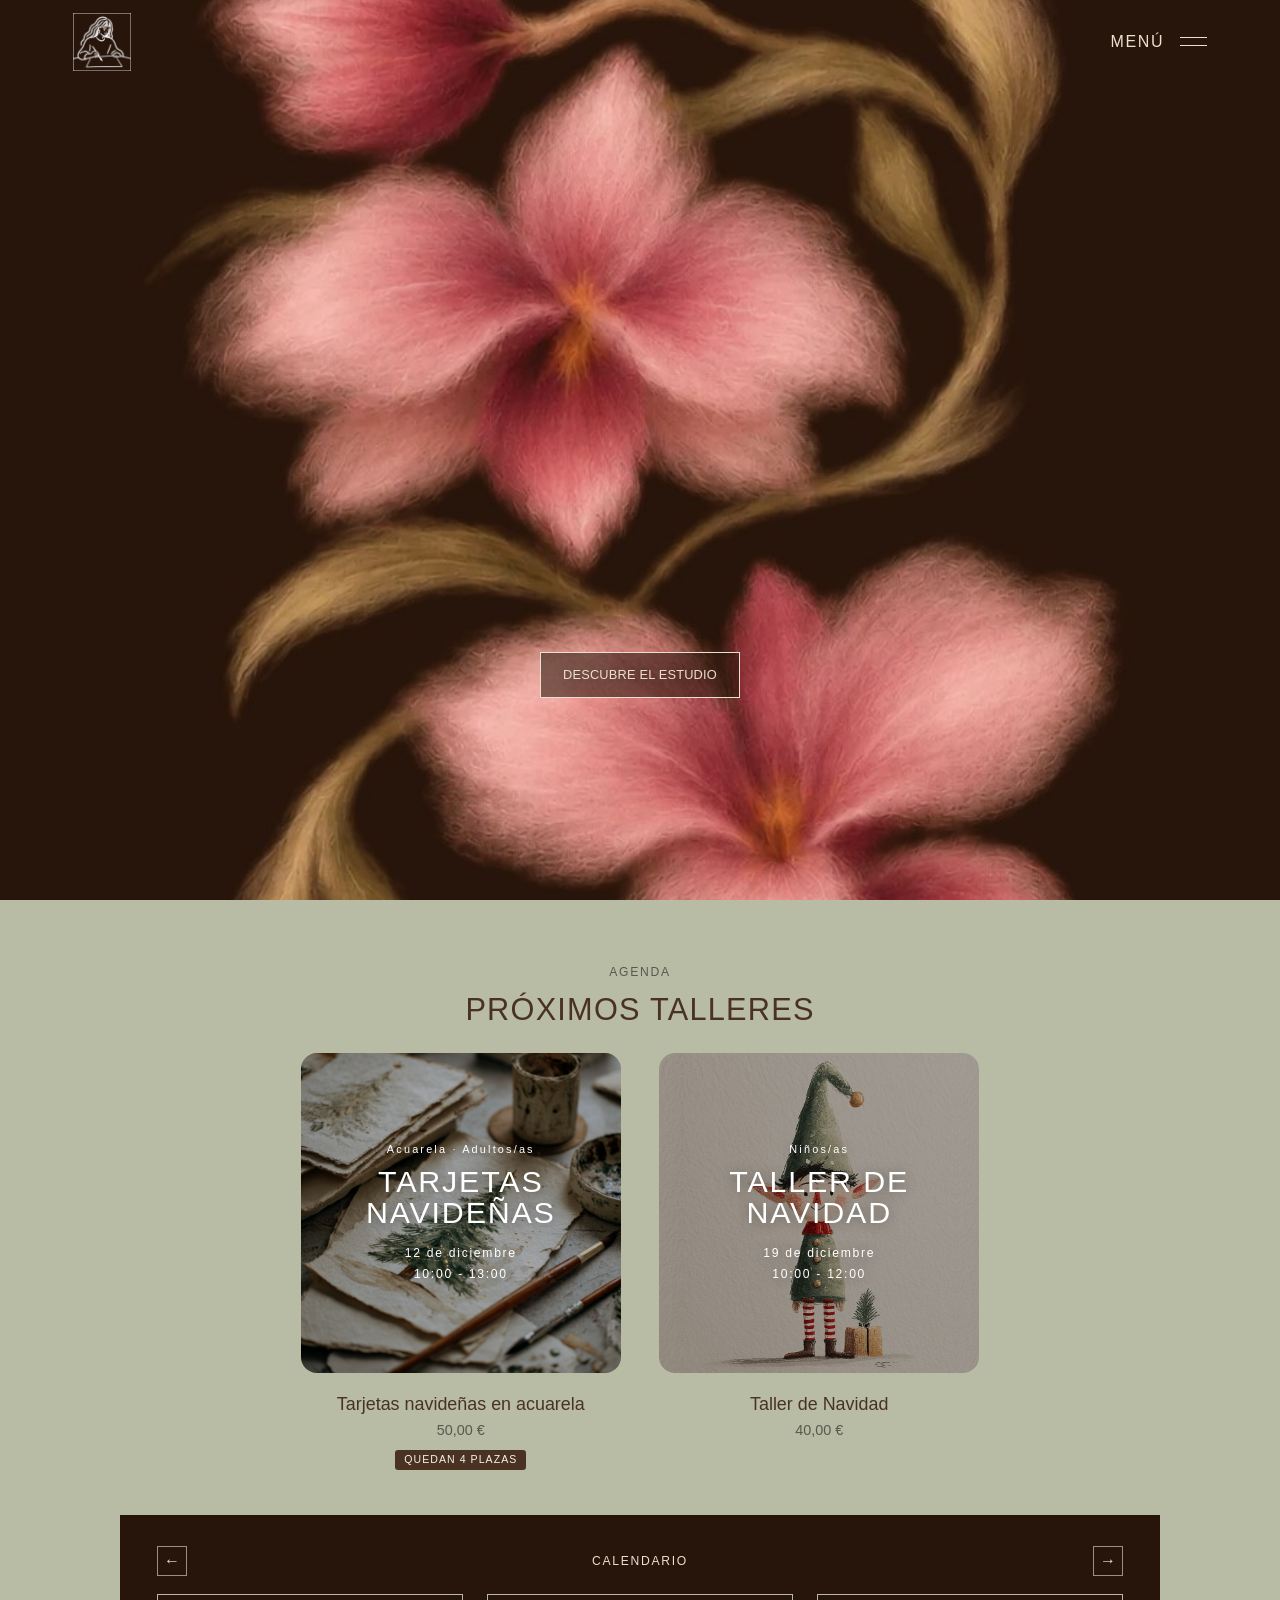
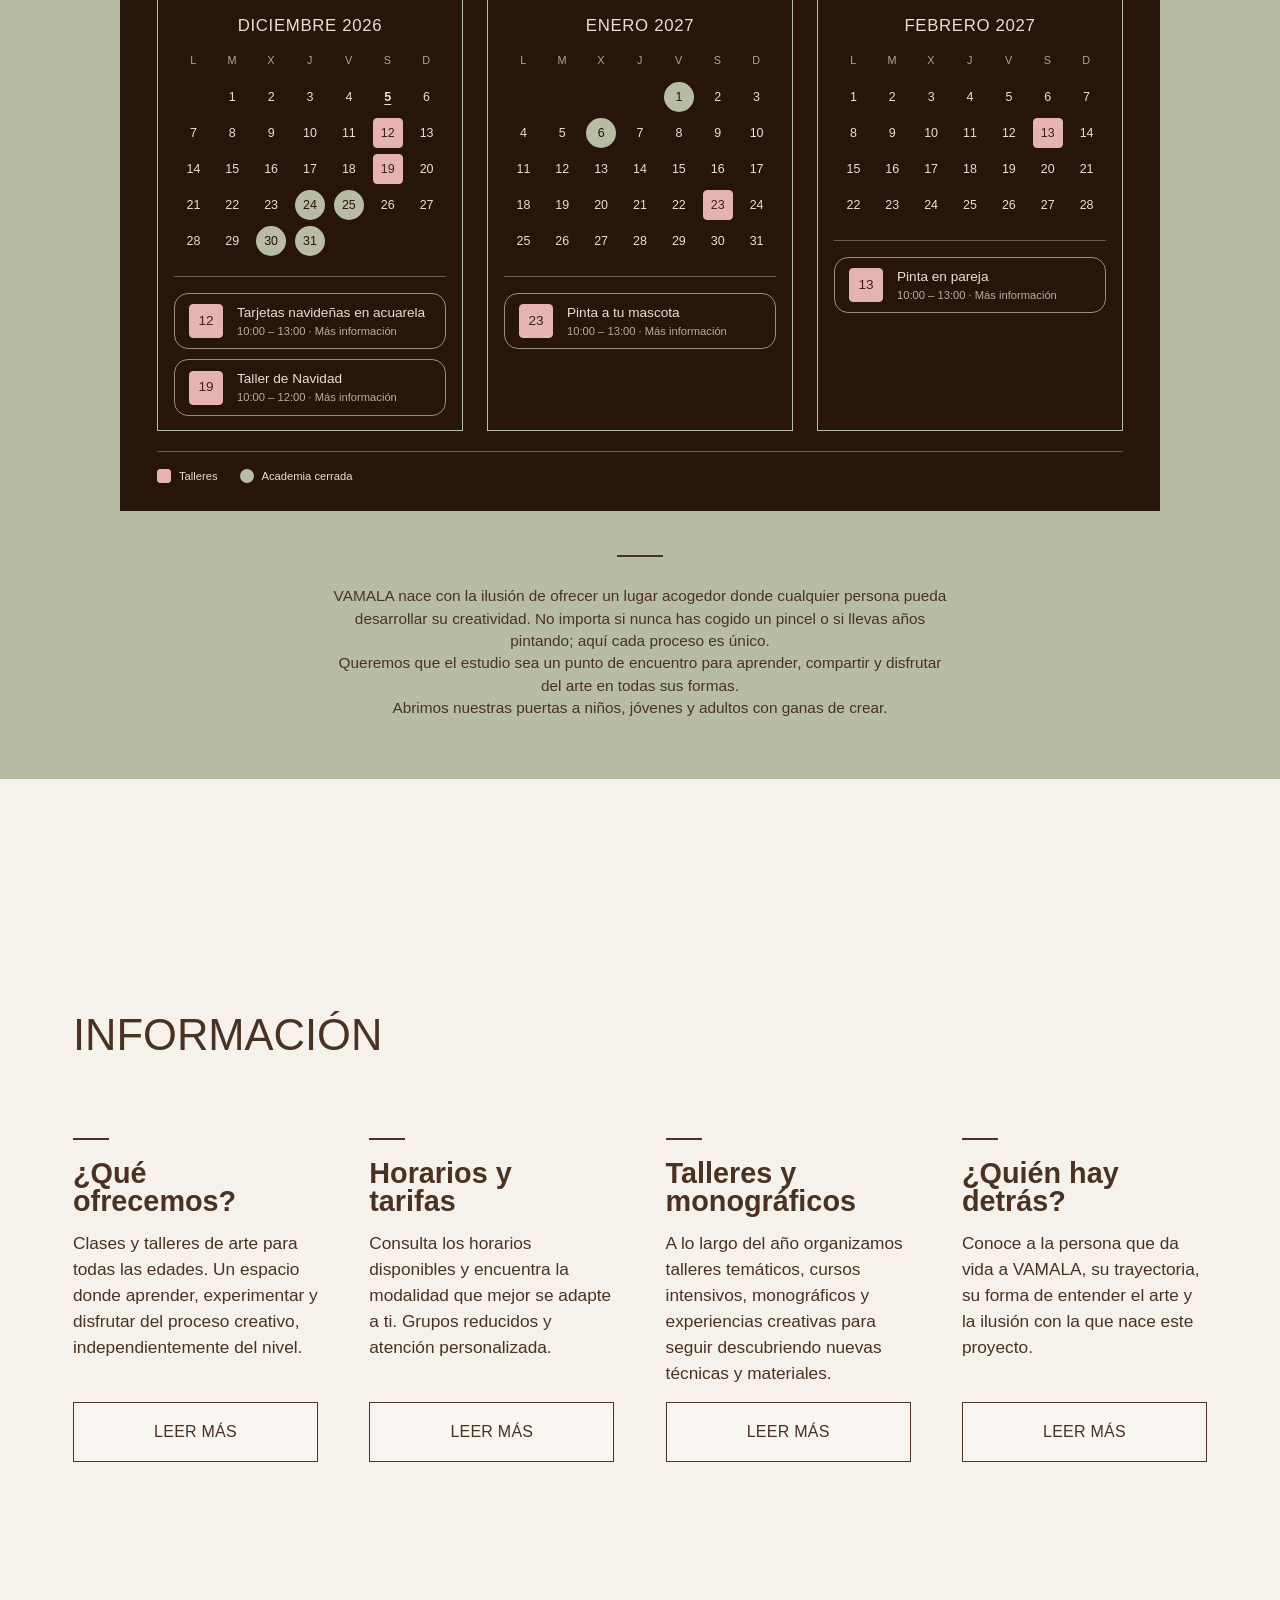
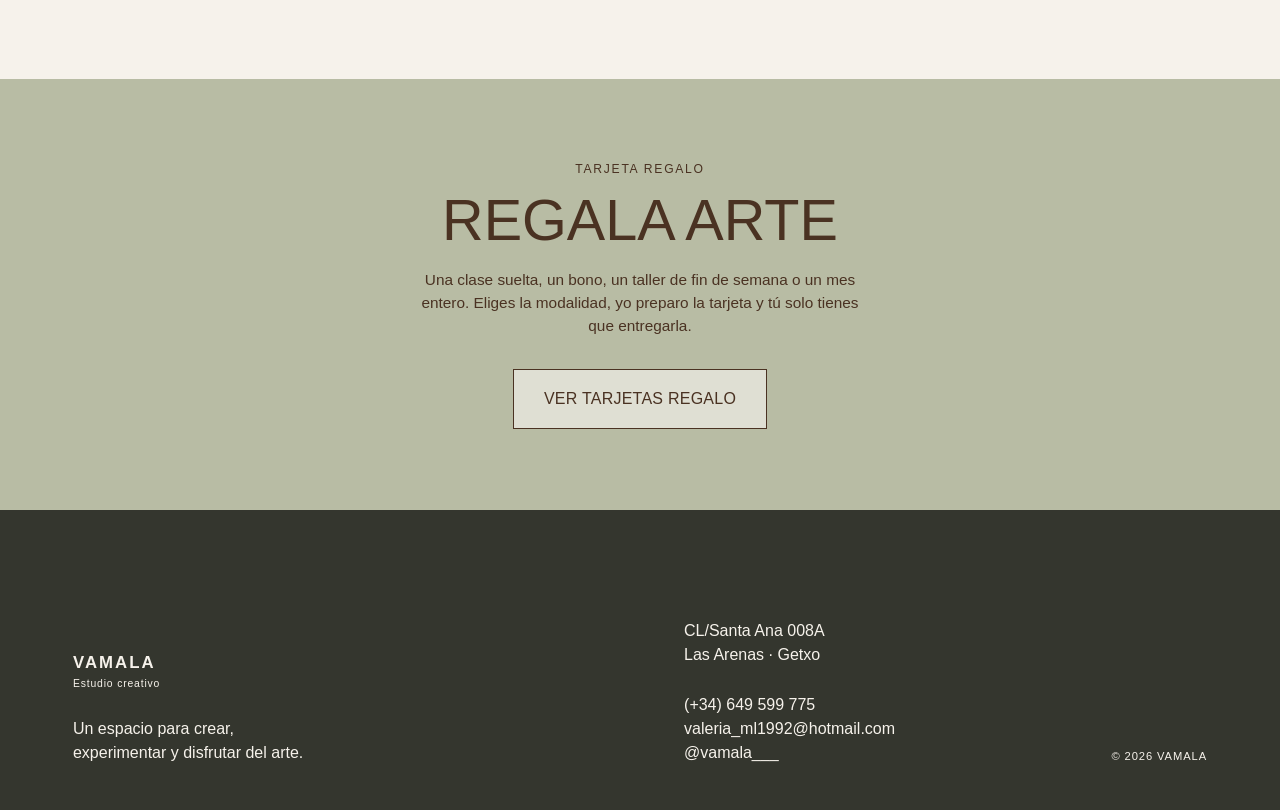
<file: index.html>
<!doctype html>
<html lang="es">
  <head>
    <meta charset="UTF-8" />
    <meta name="viewport" content="width=device-width, initial-scale=1.0" />
    <meta name="description" content="Academia de pintura y dibujo en Las Arenas, Getxo. Clases semanales y talleres de acuarela, óleo y técnicas mixtas para niños, jóvenes y adultos. Sin matrícula ni permanencia." />
    <meta name="theme-color" content="#b7bba3" />
    <meta name="robots" content="index, follow, max-image-preview:large" />
    <meta name="geo.region" content="ES-PV" />
    <meta name="geo.placename" content="Getxo" />
    <link rel="canonical" href="https://vamalaestudio.es/" />
    <!-- El dibujo de VAMALA en la pestana del navegador y en los resultados de busqueda. -->
    <link rel="icon" href="/favicon.ico" sizes="48x48" />
    <link rel="icon" type="image/png" sizes="192x192" href="/assets/images/icono-192.png" />
    <link rel="apple-touch-icon" href="/assets/images/apple-touch-icon.png" />
    <title>Academia de pintura y dibujo en Getxo · VAMALA Estudio Creativo</title>

    <!-- Tarjeta al compartir el enlace por WhatsApp, Instagram o Facebook. -->
    <meta property="og:type" content="website" />
    <meta property="og:site_name" content="VAMALA Estudio Creativo" />
    <meta property="og:locale" content="es_ES" />
    <meta property="og:url" content="https://vamalaestudio.es/" />
    <meta property="og:title" content="Academia de pintura y dibujo en Getxo · VAMALA Estudio Creativo" />
    <meta property="og:description" content="Clases semanales y talleres de acuarela, óleo y técnicas mixtas para niños, jóvenes y adultos en Las Arenas, Getxo. Sin matrícula ni permanencia." />
    <meta property="og:image" content="https://vamalaestudio.es/assets/images/estudio-escaparate.jpg" />
    <meta property="og:image:alt" content="Escaparate del estudio VAMALA en Las Arenas, Getxo" />
    <meta name="twitter:card" content="summary_large_image" />
    <link rel="preconnect" href="https://fonts.googleapis.com" />
    <link rel="preconnect" href="https://fonts.gstatic.com" crossorigin />
    <link rel="stylesheet" href="https://fonts.googleapis.com/css2?family=Cormorant+Unicase:wght@400&family=Permanent+Marker&display=swap" />
    <link rel="stylesheet" href="assets/styles.css?v=192" />
    <script src="assets/site.js?v=192" defer></script>

    <!-- Ficha del negocio para Google. Los horarios salen de las clases semanales;
         si cambian, hay que actualizarlos aquí además de en la sección Horarios. -->
    <script type="application/ld+json">
    {
      "@context": "https://schema.org",
      "@type": ["LocalBusiness", "EducationalOrganization"],
      "name": "VAMALA Estudio Creativo",
      "alternateName": "VAMALA",
      "logo": "https://vamalaestudio.es/assets/images/icono-192.png",
      "image": ["https://vamalaestudio.es/assets/images/estudio-escaparate.jpg", "https://vamalaestudio.es/assets/images/estudio-interior.jpg"],
      "description": "Academia de pintura y dibujo en Las Arenas, Getxo. Clases semanales y talleres de acuarela, óleo y técnicas mixtas para niños, jóvenes y adultos.",
      "address": {
        "@type": "PostalAddress",
        "streetAddress": "Calle Santa Ana 8A",
        "postalCode": "48930",
        "addressLocality": "Getxo",
        "addressRegion": "Bizkaia",
        "addressCountry": "ES"
      },
      "url": "https://vamalaestudio.es/",
      "@id": "https://vamalaestudio.es/#estudio",
      "telephone": "+34649599775",
      "email": "valeria_ml1992@hotmail.com",
      "priceRange": "40 € - 125 €",
      "currenciesAccepted": "EUR",
      "founder": {
        "@type": "Person",
        "name": "Valeria M. Lanchares",
        "jobTitle": "Artista y profesora de pintura"
      },
      "knowsAbout": ["Pintura", "Dibujo", "Acuarela", "Óleo", "Ilustración", "Técnicas mixtas"],
      "sameAs": ["https://www.instagram.com/vamala___/"],
      "openingHoursSpecification": [
        { "@type": "OpeningHoursSpecification", "dayOfWeek": "Wednesday", "opens": "17:30", "closes": "21:15" },
        { "@type": "OpeningHoursSpecification", "dayOfWeek": "Thursday", "opens": "10:00", "closes": "12:00" },
        { "@type": "OpeningHoursSpecification", "dayOfWeek": "Thursday", "opens": "17:00", "closes": "20:45" },
        { "@type": "OpeningHoursSpecification", "dayOfWeek": "Friday", "opens": "10:00", "closes": "12:00" }
      ],
      "areaServed": [
        { "@type": "Place", "name": "Getxo" },
        { "@type": "Place", "name": "Las Arenas" },
        { "@type": "Place", "name": "Bizkaia" }
      ]
    }
    </script>
  </head>
  <body>
    <a class="skip-link" href="#contenido">Saltar al contenido</a>

    <header class="site-header" data-header>
      <a class="brand brand--logo" href="#/" aria-label="VAMALA Estudio creativo, ir a inicio">
        <img class="brand__logo" src="assets/images/logo-vamala.png" alt="" width="240" height="240" />
      </a>

      <button class="menu-toggle" type="button" aria-controls="site-menu" aria-expanded="false" data-menu-toggle>
        <span>Menú</span>
        <span class="menu-toggle__icon" aria-hidden="true"><i></i><i></i></span>
      </button>
    </header>

    <div class="menu-panel" id="site-menu" hidden data-menu-panel>
      <div class="menu-panel__wash" aria-hidden="true"></div>
      <nav class="menu-panel__nav" aria-label="Navegación principal">
        <p class="eyebrow">Información</p>
        <ol>
          <li><a href="#/que-ofrecemos" data-route-link>¿Qué ofrecemos?</a></li>
          <li><a href="#/horarios-y-tarifas" data-route-link>Horarios y tarifas</a></li>
          <li><a href="#/talleres-y-monograficos" data-route-link>Talleres y monográficos</a></li>
          <li><a href="#/quien-hay-detras" data-route-link>¿Quién hay detrás?</a></li>
          <li><a href="#/encargo" data-route-link>Quiero un encargo</a></li>
          <li><a href="#/regala-arte" data-route-link>Regala arte</a></li>
        </ol>
      </nav>
      <div class="menu-panel__contact">
        <a href="tel:+34649599775">(+34) 649 599 775</a>
        <a href="mailto:valeria_ml1992@hotmail.com?subject=Contacto%20desde%20la%20web">valeria_ml1992@hotmail.com</a>
        <a href="https://www.instagram.com/vamala___/" target="_blank" rel="noreferrer">@vamala___</a>
      </div>
    </div>

    <main id="contenido">
      <div class="view" data-view="home">
        <section class="hero panel panel--cream" aria-labelledby="hero-title">
          <div class="hero__bg" aria-hidden="true">
            <!-- Las flores a pastel sobre fondo marron oscuro: en vertical en el movil
                 y giradas en horizontal en el ordenador, ocupando casi toda la pantalla. -->
            <picture>
              <source media="(max-width: 820px)" srcset="assets/images/hero-flores-movil.jpg?v=8" />
              <img class="hero__photo" src="assets/images/hero-flores-ordenador.jpg?v=9" alt="" />
            </picture>
          </div>
          <div class="hero__copy">
            <div class="hero__intro">
              <p data-hero-line>Un espacio para crear, experimentar<br />y disfrutar del arte</p>
              <p class="hero__claim" data-hero-line>Sin matrícula ni permanencia</p>
            </div>
            <div>
              <h1 id="hero-title" data-hero-line>VAMALA</h1>
              <p class="hero__subtitle" data-hero-line>Estudio creativo</p>
              <p class="hero__tagline" data-hero-line>Talleres creativos en Getxo</p>
              <a class="outline-button" href="#/el-estudio">Descubre el estudio</a>
            </div>
          </div>
        </section>

        <section class="upcoming panel panel--cream" aria-labelledby="upcoming-title">
          <div class="section-shell upcoming__shell" data-reveal>
            <p class="eyebrow">Agenda</p>
            <h2 id="upcoming-title">Próximos talleres</h2>
            <div class="workshop-tiles">
              <!-- data-until / data-from: el 21 de noviembre a las 00:00 (hora de Espana)
                   sale el de pastel y entran los dos de diciembre. Lo hace site.js. -->
              <a class="workshop-tile workshop-tile--poster" href="#/taller-pastel" data-until="2026-11-21T00:00:00+01:00">
                <span class="workshop-tile__media">
                  <img decoding="async" data-src="assets/images/taller-pastel.jpg" alt="Flor de cala morada pintada a lápiz pastel sobre fondo azul, con dos lápices al lado" />
                  <span class="workshop-poster">
                    <span class="workshop-poster__kicker">Lápiz pastel · Adultos/as</span>
                    <span class="workshop-poster__title">Pinta una flor</span>
                    <span class="workshop-poster__when">21 de noviembre<br />10:00 - 14:00</span>
                  </span>
                </span>
                <span class="workshop-tile__name">Taller pinta una flor a pastel</span>
                <span class="workshop-tile__meta">50,00 €</span>
              </a>
              <a class="workshop-tile workshop-tile--poster" href="#/taller-tarjetas-navidenas" data-from="2026-11-21T00:00:00+01:00" hidden>
                <span class="workshop-tile__media">
                  <img decoding="async" data-src="assets/images/navidad-tarjetas.jpg?v=3" alt="Tarjeta navideña con un abeto pintado en acuarela sobre papel artesanal, junto a pinceles" />
                  <span class="workshop-poster">
                    <span class="workshop-poster__kicker">Acuarela · Adultos/as</span>
                    <span class="workshop-poster__title">Tarjetas navideñas</span>
                    <span class="workshop-poster__when">12 de diciembre<br />10:00 - 13:00</span>
                  </span>
                </span>
                <span class="workshop-tile__name">Tarjetas navideñas en acuarela</span>
                <span class="workshop-tile__meta">50,00 €</span>
                <span class="spots-left">Quedan 4 plazas</span>
              </a>
              <a class="workshop-tile workshop-tile--poster" href="#/taller-navidad" data-from="2026-11-21T00:00:00+01:00" hidden>
                <span class="workshop-tile__media">
                  <img decoding="async" data-src="assets/images/navidad-elfo.jpg?v=3" alt="Ilustración infantil de un elfo navideño con gorro verde y calcetines de rayas, junto a un regalo" />
                  <span class="workshop-poster">
                    <span class="workshop-poster__kicker">Niños/as</span>
                    <span class="workshop-poster__title">Taller de Navidad</span>
                    <span class="workshop-poster__when">19 de diciembre<br />10:00 - 12:00</span>
                  </span>
                </span>
                <span class="workshop-tile__name">Taller de Navidad</span>
                <span class="workshop-tile__meta">40,00 €</span>
              </a>
            </div>

            <!-- El calendario de talleres, visible sin tener que abrirlo. -->
            <div class="calendar-card" data-calendar-inline>
              <div class="calendar-modal__header">
                <button class="calendar-nav" type="button" data-calendar-prev aria-label="Mes anterior">←</button>
                <p class="eyebrow">Calendario</p>
                <button class="calendar-nav" type="button" data-calendar-next aria-label="Mes siguiente">→</button>
              </div>
              <div class="calendar-months" data-calendar-months></div>
              <div class="calendar-events" data-calendar-events hidden></div>
              <div class="calendar-legend">
                <span class="calendar-legend__item"><i class="calendar-legend__swatch calendar-legend__swatch--workshop"></i>Talleres</span>
                <span class="calendar-legend__item"><i class="calendar-legend__swatch calendar-legend__swatch--closed"></i>Academia cerrada</span>
              </div>
            </div>
          </div>
        </section>

        <section class="manifesto panel panel--sage" id="manifiesto" aria-labelledby="manifesto-title">
          <div class="manifesto__inner" data-reveal>
            <h2 id="manifesto-title" class="sr-only">Conoce VAMALA</h2>
            <span class="manifesto__rule" aria-hidden="true"></span>
            <p>VAMALA nace con la ilusión de ofrecer un lugar acogedor donde cualquier persona pueda desarrollar su creatividad. No importa si nunca has cogido un pincel o si llevas años pintando; aquí cada proceso es único.</p>
            <p>Queremos que el estudio sea un punto de encuentro para aprender, compartir y disfrutar del arte en todas sus formas.</p>
            <p>Abrimos nuestras puertas a niños, jóvenes y adultos con ganas de crear.</p>
          </div>
        </section>

        <section class="information panel panel--cream" aria-labelledby="information-title">
          <div class="section-shell">
            <p class="display-label" id="information-title" data-reveal>Información</p>
            <div class="info-grid">
              <article class="info-card" data-reveal>
                <h2>¿Qué<br />ofrecemos?</h2>
                <p>Clases y talleres de arte para todas las edades. Un espacio donde aprender, experimentar y disfrutar del proceso creativo, independientemente del nivel.</p>
                <a class="outline-button outline-button--wide" href="#/que-ofrecemos">Leer más</a>
              </article>
              <article class="info-card" data-reveal>
                <h2>Horarios y<br />tarifas</h2>
                <p>Consulta los horarios disponibles y encuentra la modalidad que mejor se adapte a ti. Grupos reducidos y atención personalizada.</p>
                <a class="outline-button outline-button--wide" href="#/horarios-y-tarifas">Leer más</a>
              </article>
              <article class="info-card" data-reveal>
                <h2>Talleres y<br />monográficos</h2>
                <p>A lo largo del año organizamos talleres temáticos, cursos intensivos, monográficos y experiencias creativas para seguir descubriendo nuevas técnicas y materiales.</p>
                <a class="outline-button outline-button--wide" href="#/talleres-y-monograficos">Leer más</a>
              </article>
              <article class="info-card" data-reveal>
                <h2>¿Quién hay<br />detrás?</h2>
                <p>Conoce a la persona que da vida a VAMALA, su trayectoria, su forma de entender el arte y la ilusión con la que nace este proyecto.</p>
                <a class="outline-button outline-button--wide" href="#/quien-hay-detras">Leer más</a>
              </article>
            </div>
          </div>
        </section>

        <section class="gift panel panel--sage" aria-labelledby="gift-title">
          <div class="section-shell gift__shell" data-reveal>
            <p class="eyebrow">Tarjeta regalo</p>
            <h2 id="gift-title">Regala arte</h2>
            <p>Una clase suelta, un bono, un taller de fin de semana o un mes entero. Eliges la modalidad, yo preparo la tarjeta y tú solo tienes que entregarla.</p>
            <a class="outline-button" href="#/regala-arte">Ver tarjetas regalo</a>
          </div>
        </section>
      </div>

      <div class="view" data-view="que-ofrecemos" hidden>
        <section class="subpage offer-page panel panel--sage" aria-labelledby="offer-title">
          <div class="section-shell section-shell--subpage">
            <div class="page-heading" data-reveal>
              <h1 id="offer-title">¿Qué ofrecemos?</h1>
              <p class="page-lead"><em>Mucho más que aprender a pintar.</em><br />En VAMALA no buscamos únicamente enseñar una técnica.<br />Queremos crear un espacio donde parar, observar, experimentar y disfrutar del arte sin prisa, compartiendo conocimientos y haciendo de la creatividad una parte del día a día.</p>
            </div>

            <div class="offer-layout">
              <article class="ruled-copy" data-reveal>
                <p>Trabajamos diferentes técnicas para que cada alumno/a pueda descubrir la que mejor se adapta a su forma de expresarse.</p>
                <p>Entre ellas encontrarás:</p>
                <ul class="technique-list">
                  <li>Acuarela</li><li>Acrílico</li><li>Dibujo</li><li>Pastel</li><li>Técnicas mixtas</li><li>Rotring</li>
                </ul>
                <p>No es necesario tener conocimientos previos; las clases se adaptan tanto a personas que comienzan como a quienes desean perfeccionar su técnica.</p>
              </article>
              <aside class="ruled-copy ruled-copy--aside" data-reveal>
                <h2>Talleres y monográficos.</h2>
                <p>A lo largo del año organizamos talleres especiales dedicados a distintas técnicas, artistas o temáticas.</p>
                <p>Son una oportunidad para profundizar en disciplinas concretas, descubrir nuevos materiales y vivir experiencias creativas diferentes.</p>
                <a class="text-link" href="#/talleres-y-monograficos">Descubrir talleres <span>↗</span></a>
              </aside>
            </div>
          </div>
        </section>
      </div>

      <div class="view" data-view="horarios-y-tarifas" hidden>
        <section class="schedule-boards panel panel--sage" aria-labelledby="schedule-title">
          <div class="section-shell boards__shell">
            <h1 id="schedule-title" class="sr-only">Horarios y tarifas</h1>

            <!-- Dos tablones: el titulo en vertical a la izquierda y, a la derecha,
                 cada dia (o cada tarifa) en su fila separada por una linea. -->
            <article class="board" aria-labelledby="board-horarios" data-reveal>
              <h2 class="board__title" id="board-horarios">Horarios</h2>
              <div class="board__rows">
                <!-- Tabla: un dia por fila, adultos en una columna y ninos en otra. -->
                <div class="board__table" role="table" aria-label="Horarios de clases">
                  <div class="board__trow board__trow--head" role="row">
                    <span role="columnheader"></span>
                    <span role="columnheader">Adultos/as<small>Clases de 2h</small></span>
                    <span role="columnheader">Niños/as<small>Clases de 1h y media</small></span>
                  </div>
                  <div class="board__trow" role="row">
                    <h3 class="board__label" role="rowheader">Miércoles</h3>
                    <p role="cell">19:15 a 21:15</p>
                    <p role="cell">17:30 a 19:00</p>
                  </div>
                  <div class="board__trow" role="row">
                    <h3 class="board__label" role="rowheader">Jueves</h3>
                    <p role="cell">10:00 a 12:00<br />18:45 a 20:45 <span class="slot-full">Completo</span><br /><a class="waitlist-link" href="https://wa.me/34649599775?text=Hola%20Valeria%2C%20quiero%20apuntarme%20a%20la%20lista%20de%20espera%20del%20grupo%20de%20adultos%20del%20jueves%20de%2018%3A45%20a%2020%3A45." target="_blank" rel="noreferrer">Apúntate a la lista de espera</a></p>
                    <p role="cell">17:00 a 18:30</p>
                  </div>
                  <div class="board__trow" role="row">
                    <h3 class="board__label" role="rowheader">Viernes</h3>
                    <p role="cell">10:00 a 12:00</p>
                    <p role="cell"></p>
                  </div>
                </div>
                <div class="board__actions">
                  <button class="outline-button outline-button--light" type="button" data-calendar-toggle>Consulta el calendario</button>
                </div>
              </div>
            </article>

            <article class="board board--tarifas" aria-labelledby="board-tarifas" data-reveal>
              <h2 class="board__title" id="board-tarifas">Tarifas</h2>
              <div class="board__rows">
                <div class="board__row">
                  <h3 class="board__label">Adultos/as<small>Al mes · clases de 2h</small></h3>
                  <ul class="board__list">
                    <li>1 día a la semana ·&nbsp;70&nbsp;€</li>
                    <li>2 días a la semana ·&nbsp;125&nbsp;€</li>
                  </ul>
                </div>
                <div class="board__row">
                  <h3 class="board__label">Niños/as<small>Al mes · clases de 1h y media</small></h3>
                  <ul class="board__list">
                    <li>1 día a la semana ·&nbsp;50&nbsp;€</li>
                    <li>2 días a la semana ·&nbsp;90&nbsp;€</li>
                  </ul>
                </div>
                <div class="board__row">
                  <h3 class="board__label">Sueltas<small>Clases sueltas y bonos</small></h3>
                  <ul class="board__list">
                    <li>Adultos/as · día suelto&nbsp;20&nbsp;€</li>
                    <li>Adultos/as · bono de 10&nbsp;sesiones&nbsp;180&nbsp;€</li>
                    <li>Niños/as · día suelto&nbsp;15&nbsp;€</li>
                    <li>Niños/as · bono de 10&nbsp;sesiones&nbsp;130&nbsp;€</li>
                  </ul>
                </div>
                <div class="board__actions">
                  <a class="outline-button outline-button--light" href="https://wa.me/34649599775?text=Hola%20Valeria%2C%20quiero%20hacer%20una%20reserva%20en%20VAMALA." target="_blank" rel="noreferrer">Quiero hacer una reserva</a>
                </div>
              </div>
            </article>
          </div>
        </section>

        <section class="reservation panel panel--mist" id="reserva" aria-labelledby="reservation-title">
          <div class="section-shell reservation__shell">
            <div class="reservation__copy" data-reveal>
              <h2 id="reservation-title">Reserva tu plaza</h2>
              <span class="short-rule" aria-hidden="true"></span>
              <p>Si tienes dudas sobre qué grupo puede encajar mejor contigo o quieres más información, estaré encantada de ayudarte. Contacta conmigo y encontraremos la opción que mejor se adapte a ti.</p>
              <p><strong>La primera clase es de prueba</strong><br />Vienes, pruebas y decides sin compromiso. Si te gusta y te quedas, esa clase entra en la mensualidad; si no te convence, no la pagas.</p>

              <div class="reservation__form">
                <h3>Rellena el formulario de inscripción</h3>
                <p>Si ya tienes claro el grupo, apúntate directamente aquí. Se rellena desde el móvil en un par de minutos y no hace falta imprimir ni firmar nada.</p>
                <a class="outline-button" href="/inscripcion">Ir al formulario</a>
              </div>
            </div>
            <div class="reservation__contact" data-reveal>
              <p>CL/Santa Ana 008A<br />Las Arenas - Getxo</p>
              <p><a href="tel:+34649599775">(+34) 649 599 775</a><br /><a href="mailto:valeria_ml1992@hotmail.com?subject=Contacto%20desde%20la%20web">valeria_ml1992@hotmail.com</a><br /><a href="https://www.instagram.com/vamala___/" target="_blank" rel="noreferrer">@vamala___</a></p>
            </div>
          </div>
        </section>
      </div>

      <div class="view" data-view="talleres-y-monograficos" hidden>
        <section class="workshop-list panel panel--cream" id="proximos-talleres" aria-labelledby="workshops-title">
          <div class="section-shell">
            <p class="eyebrow">Agenda creativa</p>
            <h1 id="workshops-title">Talleres y monográficos</h1>
            <div class="workshop-tiles">
              <a class="workshop-tile" href="#/taller-pastel" data-reveal data-past-from="2026-11-21T00:00:00+01:00">
                <span class="workshop-tile__media"><img decoding="async" data-src="assets/images/taller-pastel.jpg" alt="Flor de cala morada pintada a lápiz pastel sobre fondo azul, con dos lápices al lado" /></span>
                <span class="workshop-tile__date">21 de noviembre</span>
                <span class="workshop-tile__name">Pinta una flor a pastel</span>
                <span class="workshop-tile__meta">Adultos/as · 50 €</span>
              </a>
              <a class="workshop-tile" href="#/taller-tarjetas-navidenas" data-reveal>
                <span class="workshop-tile__media"><img decoding="async" data-src="assets/images/navidad-tarjetas.jpg?v=3" alt="Tarjeta navideña con un abeto pintado en acuarela sobre papel artesanal, junto a pinceles" /></span>
                <span class="workshop-tile__date">12 de diciembre</span>
                <span class="workshop-tile__name">Tarjetas navideñas en acuarela</span>
                <span class="workshop-tile__meta">Adultos/as · 50 €</span>
                <span class="spots-left">Quedan 4 plazas</span>
              </a>
              <a class="workshop-tile" href="#/taller-navidad" data-reveal>
                <span class="workshop-tile__media"><img decoding="async" data-src="assets/images/navidad-elfo.jpg?v=3" alt="Ilustración infantil de un elfo navideño con gorro verde y calcetines de rayas, junto a un regalo" /></span>
                <span class="workshop-tile__date">19 de diciembre</span>
                <span class="workshop-tile__name">Taller de Navidad</span>
                <span class="workshop-tile__meta">Niños/as · 40 €</span>
              </a>
              <a class="workshop-tile" href="#/taller-mascota" data-reveal>
                <span class="workshop-tile__media"><img decoding="async" data-src="assets/images/taller-mascota-cuadrada.jpg" alt="Retrato en acuarela de un perro pastor con la boca abierta, pintado sobre papel" /></span>
                <span class="workshop-tile__date">23 de enero</span>
                <span class="workshop-tile__name">Pinta a tu mascota</span>
                <span class="workshop-tile__meta">Adultos/as · 50 €</span>
              </a>
              <a class="workshop-tile" href="#/taller-pareja" data-reveal>
                <span class="workshop-tile__media"><img decoding="async" data-src="assets/images/taller-pareja-cuadrada.jpg" alt="Ilustración en acuarela de una pareja con los ojos cerrados, unida por una rama de hojas azules" /></span>
                <span class="workshop-tile__date">13 de febrero</span>
                <span class="workshop-tile__name">Pinta en pareja</span>
                <span class="workshop-tile__meta">Adultos/as · 90 € pareja</span>
              </a>
              <a class="workshop-tile" href="#/taller-pascua" data-reveal>
                <span class="workshop-tile__media"><img decoding="async" data-src="assets/images/taller-pascua-cuadrada.jpg" alt="Huevo de Pascua pintado a mano con un petirrojo y ramas de hojas verdes" /></span>
                <span class="workshop-tile__date">13 de marzo</span>
                <span class="workshop-tile__name">Taller de Pascua</span>
                <span class="workshop-tile__meta">Niños/as · 40 €</span>
              </a>
              <a class="workshop-tile" href="#/taller-primavera" data-reveal>
                <span class="workshop-tile__media"><img decoding="async" data-src="assets/images/taller-primavera-cuadrada.jpg" alt="Amapolas pintadas en acuarela en tonos suaves, junto a una paleta de acuarelas" /></span>
                <span class="workshop-tile__date">10 de abril</span>
                <span class="workshop-tile__name">Pinta una flor en acuarela</span>
                <span class="workshop-tile__meta">Adultos/as · 50 €</span>
              </a>
              <a class="workshop-tile" href="https://www.instagram.com/vamala___/" target="_blank" rel="noreferrer" data-reveal>
                <span class="workshop-tile__media"><img decoding="async" data-src="assets/images/taller-alejandro.jpg" alt="Dibujo hiperrealista a grafito de un busto de mármol envuelto en plástico" /></span>
                <span class="workshop-tile__date">Octubre 2027</span>
                <span class="workshop-tile__name">Alejandro Rossemberg</span>
                <span class="workshop-tile__meta">Adultos/as · Próximamente</span>
              </a>
              <div class="workshop-tile workshop-tile--sold" data-reveal>
                <span class="workshop-tile__media"><img decoding="async" data-src="assets/images/taller-iniciacion.jpg" alt="Ilustraciones en acuarela de peces e insectos sobre fondos oscuros" /><span class="workshop-tile__badge">Realizado</span></span>
                <span class="workshop-tile__date">19 de septiembre</span>
                <span class="workshop-tile__name">Taller de iniciación a la acuarela</span>
                <span class="workshop-tile__meta">Adultos/as</span>
              </div>
              <div class="workshop-tile workshop-tile--sold" data-reveal>
                <span class="workshop-tile__media"><img decoding="async" data-src="assets/images/halloween-art.jpg" alt="Ilustración en acuarela de una casa encantada con fantasmas" /><span class="workshop-tile__badge">Realizado</span></span>
                <span class="workshop-tile__date">31 de octubre</span>
                <span class="workshop-tile__name">Taller especial de Halloween</span>
                <span class="workshop-tile__meta">Niños/as</span>
              </div>
            </div>

            <div class="custom-workshop" data-reveal>
              <div class="custom-workshop__copy">
                <p class="eyebrow">A medida</p>
                <h3>Diseña tu taller</h3>
                <p>¿Sois un grupo de amigos/as, compañeros/as de trabajo o familia? Montamos el taller para vosotros/as: elegís la técnica, la duración y el día. Desde 6 personas.</p>
              </div>
              <a class="outline-button outline-button--light" href="#/taller-a-medida">Más información</a>
            </div>
          </div>
        </section>
      </div>

      <div class="view" data-view="quien-hay-detras" hidden>
        <section class="about panel panel--cream" aria-labelledby="about-title">
          <div class="section-shell about__shell">
            <div class="about__heading" data-reveal>
              <h1 id="about-title">¿Quién hay detrás?</h1>
            </div>
            <div class="about__copy about__copy--first" data-reveal>
              <p>Hola, mi nombre es Valeria M. Lanchares, crecí mirando álbumes familiares e imaginando cómo serían aquellos viajes a la montaña y escapadas a la naturaleza que mis padres fotografiaban con su cámara analógica. Recuerdo pasar horas observando esas fotografías, imaginando qué había detrás de cada instante congelado.<br />Supongo que, sin darte cuenta, acabas buscando aquello que te hacía soñar de pequeña. Y creo que ahí empezó todo para mí.</p>
              <p>Siempre he sentido la necesidad de crear. La pintura y el arte han formado parte de mi vida desde muy pequeña, y con el tiempo encontré en la fotografía y la pintura otra forma de observar y expresar todo aquello que me inspira.</p>
              <p>Mi trabajo nace de la observación del entorno, de la luz, las texturas, el clima y esos pequeños momentos que muchas veces pasan desapercibidos.<br />La fotografía me permite capturar escenas y sensaciones que después también influyen en mi forma de pintar e ilustrar.</p>
            </div>
            <div class="about__copy" data-reveal>
              <p>Ambas disciplinas se mezclan constantemente y forman parte de una misma mirada. Vamala es mi forma de traducir todo eso en imágenes e ilustraciones.</p>
              <p>Desde hace más de siete años compagino mi trabajo artístico con la enseñanza, impartiendo clases de pintura en la academia familiar A. Lanchares Taller de Arte en Logroño. Aunque trabajo con diferentes técnicas, la acuarela ocupa un lugar muy especial en mi trayectoria.</p>
              <p>He tenido la suerte de crecer en un entorno muy vinculado a la pintura y de poder asistir de forma continuada a monográficos impartidos por artistas de referencia como Jorge Corpuna, Alejandro Rosenberg, Jaime Valero o Nono García entre otros/as. Observar sus procesos, aprender de su experiencia y seguir formándome constantemente es una fuente de inspiración que también intento transmitir en cada una de mis clases.</p>
              <a class="about__instagram text-link" href="https://vamala.es" target="_blank" rel="noreferrer">Descubre también mi trabajo como fotógrafa <span>↗</span></a>
            </div>
            <div class="about__media" data-reveal>
              <figure class="about__image">
                <img decoding="async" data-src="assets/images/valeria-sobre-mi.jpg" alt="Valeria de pie junto a sus obras enmarcadas en una pared de ladrillo" />
              </figure>
              <a class="about__social" href="https://www.instagram.com/vamala___/" target="_blank" rel="noreferrer" aria-label="Instagram de VAMALA">
                <svg viewBox="0 0 24 24" fill="none" stroke="currentColor" stroke-width="1.6" aria-hidden="true">
                  <rect x="3" y="3" width="18" height="18" rx="5" />
                  <circle cx="12" cy="12" r="4" />
                  <circle cx="17.3" cy="6.7" r="0.6" fill="currentColor" stroke="none" />
                </svg>
              </a>
            </div>
          </div>
        </section>
      </div>

      <div class="view" data-view="el-estudio" hidden>
        <section class="subpage studio-page panel panel--cream" aria-labelledby="studio-title">
          <div class="section-shell section-shell--subpage">
            <div class="page-heading" data-reveal>
              <h1 id="studio-title">El estudio</h1>
              <p class="page-lead">Un vistazo al espacio donde impartimos las clases y los talleres.</p>
            </div>

            <div class="studio-gallery" data-reveal>
              <figure>
                <img decoding="async" data-src="assets/images/estudio-escaparate.jpg" alt="Escaparate del estudio VAMALA desde la calle, con el rótulo y las flores pintadas en el cristal" />
              </figure>
              <figure>
                <img decoding="async" data-src="assets/images/estudio-obras.jpg" alt="Pared del estudio con ilustraciones enmarcadas y una estantería de madera" />
              </figure>
              <figure>
                <img decoding="async" data-src="assets/images/estudio-plantas.jpg" alt="Rincón del estudio junto a la ventana, con plantas y macetas" />
              </figure>
              <figure>
                <img decoding="async" data-src="assets/images/estudio-pegboard.jpg" alt="Panel perforado con pinceles, tijeras y material de trabajo, junto a la cafetera" />
              </figure>
              <figure>
                <img decoding="async" data-src="assets/images/estudio-espejo.jpg" alt="Espejo redondo de marco dorado sobre las mesas del estudio" />
              </figure>
              <figure>
                <img decoding="async" data-src="assets/images/estudio-mesa-grande.jpg" alt="La mesa larga del estudio con las sillas puestas, la lámpara de araña y las paredes con obras enmarcadas" />
              </figure>
              <figure>
                <img decoding="async" data-src="assets/images/estudio-plantas-espejo.jpg" alt="Una planta en flor en primer plano, con el espejo redondo y el panel perforado al fondo" />
              </figure>
            </div>
          </div>
        </section>
      </div>

      <div class="view" data-view="regala-arte" hidden>
        <section class="workshop-list panel panel--sage" aria-labelledby="gift-page-title">
          <div class="section-shell">
            <p class="eyebrow">Tarjeta regalo</p>
            <h2 id="gift-page-title">Regala arte</h2>
            <p class="gift-page__lead">Elige la modalidad, escríbeme y te preparo la tarjeta con el nombre de quien la recibe. Se la puedes dar en mano o te la mando en digital para enviarla tú.</p>
            <figure class="gift-sample" data-reveal>
              <img decoding="async" data-src="assets/images/tarjeta-regalo.jpg" alt="Ejemplo de tarjeta regalo de VAMALA: el mural de flores a un lado y, al otro, el nombre del estudio, la modalidad y una línea para el nombre de quien la recibe" />
              <figcaption>Así queda la tarjeta, con la modalidad y el nombre de quien la recibe.</figcaption>
            </figure>
            <div class="workshop-grid">
              <article class="workshop-card" data-reveal>
                <p class="workshop-card__date">20 € / 15 €</p>
                <h3>Una clase de pintura</h3>
                <p>(Adultos/as · Niños/as)</p>
                <a class="outline-button outline-button--wide outline-button--light" href="https://wa.me/34649599775?text=Hola%20Valeria%2C%20quiero%20comprar%20una%20tarjeta%20regalo%20de%20VAMALA%3A%20una%20clase%20de%20pintura." target="_blank" rel="noreferrer">Comprar</a>
              </article>
              <article class="workshop-card" data-reveal>
                <p class="workshop-card__date">Desde 40 €</p>
                <h3>Un taller creativo de fin de semana</h3>
                <p>(A elegir entre los talleres del año)</p>
                <a class="outline-button outline-button--wide outline-button--light" href="https://wa.me/34649599775?text=Hola%20Valeria%2C%20quiero%20comprar%20una%20tarjeta%20regalo%20de%20VAMALA%3A%20un%20taller%20creativo%20de%20fin%20de%20semana." target="_blank" rel="noreferrer">Comprar</a>
              </article>
              <article class="workshop-card" data-reveal>
                <p class="workshop-card__date">180 € / 130 €</p>
                <h3>Un bono de 10 sesiones</h3>
                <p>(Adultos/as · Niños/as)</p>
                <a class="outline-button outline-button--wide outline-button--light" href="https://wa.me/34649599775?text=Hola%20Valeria%2C%20quiero%20comprar%20una%20tarjeta%20regalo%20de%20VAMALA%3A%20un%20bono%20de%2010%20sesiones." target="_blank" rel="noreferrer">Comprar</a>
              </article>
              <article class="workshop-card" data-reveal>
                <p class="workshop-card__date">Desde 50 €</p>
                <h3>Un mes de clases</h3>
                <p>(Adultos/as · Niños/as)</p>
                <a class="outline-button outline-button--wide outline-button--light" href="https://wa.me/34649599775?text=Hola%20Valeria%2C%20quiero%20comprar%20una%20tarjeta%20regalo%20de%20VAMALA%3A%20un%20mes%20de%20clases." target="_blank" rel="noreferrer">Comprar</a>
              </article>
            </div>
          </div>
        </section>
      </div>

      <div class="view" data-view="taller-a-medida" hidden>
        <section class="event-detail panel panel--cream" aria-labelledby="a-medida-title">
          <div class="section-shell event-detail__shell">
            <figure class="event-detail__image" data-reveal>
              <img decoding="async" data-src="assets/images/estudio-mesa-grande.jpg" alt="La mesa larga del estudio preparada con las sillas puestas" />
            </figure>
            <div class="event-detail__content" data-reveal>
              <a class="back-link" href="#/talleres-y-monograficos?scrollTo=proximos-talleres">← Volver a talleres</a>
              <h1 id="a-medida-title">Diseña tu taller</h1>
              <p><strong>Una mañana creativa hecha a vuestra medida.</strong><br />Si sois un grupo de amigos/as, compañeros/as de trabajo o familia y os apetece pasar una mañana distinta, montamos el taller para vosotros/as. Me contáis qué os gustaría hacer —acuarela, pintura, un proyecto concreto— y lo preparo a vuestro gusto: la técnica, la duración y el día los elegís vosotros/as. No hace falta saber pintar.</p>
              <dl class="event-facts">
                <div><dt>Grupo</dt><dd>Mínimo 6 personas</dd></div>
                <div><dt>Fecha y hora</dt><dd>A convenir</dd></div>
                <div><dt>Duración</dt><dd>La que queráis</dd></div>
                <div><dt>Precio</dt><dd>Según el taller y las horas</dd></div>
                <div class="event-facts__includes"><dt>Incluye</dt><dd>Todos los materiales.<br />El estudio para vosotros/as.</dd></div>
              </dl>
              <div class="event-booking">
                <h2>Cuéntame vuestra idea</h2>
                <p>Escríbeme y lo vemos: cuántos/as sois, qué os apetece hacer y qué día os viene bien. Os paso el presupuesto sin compromiso.</p>
                <a class="outline-button" href="https://wa.me/34649599775?text=Hola%20Valeria%2C%20me%20gustar%C3%ADa%20organizar%20un%20taller%20a%20medida%20en%20VAMALA.%20Somos%20un%20grupo%20de" target="_blank" rel="noreferrer">Escribir por WhatsApp</a>
              </div>
            </div>
          </div>
        </section>
      </div>

      <div class="view" data-view="taller-pastel" hidden>
        <section class="event-detail panel panel--cream" aria-labelledby="pastel-title">
          <div class="section-shell event-detail__shell">
            <figure class="event-detail__image" data-reveal>
              <img decoding="async" data-src="assets/images/taller-pastel.jpg" alt="Flor de cala morada pintada a lápiz pastel sobre fondo azul, con dos lápices al lado" />
            </figure>
            <div class="event-detail__content" data-reveal>
              <a class="back-link" href="#/talleres-y-monograficos?scrollTo=proximos-talleres">← Volver a talleres</a>
              <h1 id="pastel-title">Pinta una flor a pastel</h1>
              <p><strong>Una mañana para descubrir el pastel pintando una flor.</strong><br />Durante cuatro horas iremos paso a paso: cómo mezclar y difuminar el color, cómo dar volumen a los pétalos y cómo rematar el conjunto para que la flor cobre vida. <strong>No hace falta saber pintar ni dibujar, ni tener ninguna experiencia previa</strong>: empezamos desde cero y te acompaño durante todo el proceso. Te llevas tu flor terminada.</p>
              <dl class="event-facts">
                <div><dt>Imparte</dt><dd>Raquel Martínez<br /><a href="https://www.instagram.com/raqmart3/" target="_blank" rel="noreferrer">@raqmart3</a></dd></div>
                <div><dt>Fecha</dt><dd>Sábado 21 de noviembre</dd></div>
                <div><dt>Plazas limitadas</dt><dd>12 plazas</dd></div>
                <div><dt>Horario</dt><dd>10:00 – 14:00</dd></div>
                <div><dt>Precio</dt><dd>50 €</dd></div>
                <div class="event-facts__includes"><dt>Incluye</dt><dd>El soporte para pintar.<br /><strong>Los lápices pastel no se incluyen</strong>: los trae cada persona.</dd></div>
              </dl>
              <div class="event-booking">
                <h2>Reserva tu plaza</h2>
                <p>Las plazas son limitadas para garantizar una atención personalizada. Reserva escribiendo por WhatsApp, correo electrónico o Instagram.</p>
                <a class="outline-button" href="https://wa.me/34649599775?text=Hola%20Valeria%2C%20quiero%20reservar%20una%20plaza%20para%20el%20taller%20de%20flor%20a%20pastel." target="_blank" rel="noreferrer">Reservar por WhatsApp</a>
              </div>
            </div>
          </div>
        </section>
      </div>

      <div class="view" data-view="taller-mascota" hidden>
        <section class="event-detail panel panel--cream" aria-labelledby="mascota-title">
          <div class="section-shell event-detail__shell">
            <figure class="event-detail__image" data-reveal>
              <img decoding="async" data-src="assets/images/taller-mascota.jpg" alt="Retrato en acuarela de un perro pastor con la boca abierta, pintado sobre papel junto a una caja de acuarelas" />
            </figure>
            <div class="event-detail__content" data-reveal>
              <a class="back-link" href="#/talleres-y-monograficos?scrollTo=proximos-talleres">← Volver a talleres</a>
              <h1 id="mascota-title">Pinta a tu mascota</h1>
              <p><strong>Una mañana para pintar en acuarela a tu mascota.</strong><br />En este taller aprenderás a pintar a tu mascota en acuarela, paso a paso: cómo encajar el dibujo, cómo construir el pelaje con capas de color y cómo darle vida a la mirada. Trae una foto de tu perro, gato o el animal que quieras, y te acompaño durante todo el proceso. Además, disfrutaremos de café y pastas durante la sesión.</p>
              <dl class="event-facts">
                <div><dt>Fecha</dt><dd>Sábado 23 de enero</dd></div>
                <div><dt>Plazas limitadas</dt><dd>12 plazas</dd></div>
                <div><dt>Horario</dt><dd>10:00 – 13:00 (3 horas)</dd></div>
                <div><dt>Precio</dt><dd>50 €</dd></div>
                <div class="event-facts__includes"><dt>Incluye</dt><dd>El soporte para pintar, café y pastas.<br /><strong>Las acuarelas no se incluyen</strong>: las trae cada persona.</dd></div>
              </dl>
              <div class="event-booking">
                <h2>Reserva tu plaza</h2>
                <p>Las plazas son limitadas para garantizar una atención personalizada. Reserva escribiendo por WhatsApp, correo electrónico o Instagram.</p>
                <a class="outline-button" href="https://wa.me/34649599775?text=Hola%20Valeria%2C%20quiero%20reservar%20una%20plaza%20para%20el%20taller%20Pinta%20a%20tu%20mascota." target="_blank" rel="noreferrer">Reservar por WhatsApp</a>
              </div>
            </div>
          </div>
        </section>
      </div>

      <div class="view" data-view="taller-pareja" hidden>
        <section class="event-detail panel panel--cream" aria-labelledby="pareja-title">
          <div class="section-shell event-detail__shell">
            <figure class="event-detail__image" data-reveal>
              <img decoding="async" data-src="assets/images/taller-pareja.jpg" alt="Ilustración en acuarela de una pareja con los ojos cerrados, unida por una rama de hojas azules" />
            </figure>
            <div class="event-detail__content" data-reveal>
              <a class="back-link" href="#/talleres-y-monograficos?scrollTo=proximos-talleres">← Volver a talleres</a>
              <h1 id="pareja-title">Pinta en pareja</h1>
              <p><strong>Un plan distinto para compartir en pareja: pintar vuestro propio retrato.</strong><br />Tendréis que traer una fotocopia de vuestra foto preferida en blanco y negro, en tamaño A4. A partir de ella pintaremos juntos un retrato en acuarela de los dos.</p>
              <p>Empezaré con una demostración paso a paso para que veáis cómo encajar el dibujo, mezclar los tonos de la piel y dar luz al retrato. Con esa base, cada pareja pinta el suyo a su ritmo, y yo estaré a vuestro lado durante toda la mañana para ayudaros en cada paso. <strong>No hace falta saber pintar ni tener experiencia previa</strong>: solo ganas de pasar una mañana diferente. Os llevaréis a casa un recuerdo único, pintado con vuestras propias manos.</p>
              <dl class="event-facts">
                <div><dt>Fecha</dt><dd>Sábado 13 de febrero</dd></div>
                <div><dt>Plazas limitadas</dt><dd>6 parejas</dd></div>
                <div><dt>Horario</dt><dd>10:00 – 13:00 (3 horas)</dd></div>
                <div><dt>Precio</dt><dd>90 € por pareja<br />50 € individual</dd></div>
                <div class="event-facts__includes"><dt>Incluye</dt><dd>El soporte para pintar, café y pastas.<br /><strong>Las acuarelas no se incluyen</strong>: las trae cada persona.<br />Tendréis que traer una fotocopia de vuestra foto preferida en blanco y negro, en tamaño A4.</dd></div>
              </dl>
              <div class="event-booking">
                <h2>Reserva tu plaza</h2>
                <p>Las plazas son limitadas para garantizar una atención personalizada. Reserva escribiendo por WhatsApp, correo electrónico o Instagram.</p>
                <a class="outline-button" href="https://wa.me/34649599775?text=Hola%20Valeria%2C%20quiero%20reservar%20plaza%20para%20el%20taller%20Pinta%20en%20pareja." target="_blank" rel="noreferrer">Reservar por WhatsApp</a>
              </div>
            </div>
          </div>
        </section>
      </div>

      <div class="view" data-view="taller-pascua" hidden>
        <section class="event-detail panel panel--cream" aria-labelledby="pascua-title">
          <div class="section-shell event-detail__shell">
            <figure class="event-detail__image" data-reveal>
              <img decoding="async" data-src="assets/images/taller-pascua.jpg" alt="Huevo de Pascua pintado a mano con un petirrojo y ramas de hojas verdes" />
            </figure>
            <div class="event-detail__content" data-reveal>
              <a class="back-link" href="#/talleres-y-monograficos?scrollTo=proximos-talleres">← Volver a talleres</a>
              <h1 id="pascua-title">Taller de Pascua</h1>
              <p><strong>¡Una mañana llena de color para celebrar la Pascua!</strong><br />Durante dos horas los niños/as pintarán y decorarán sus propios huevos de Pascua, llenándolos de pájaros, flores y hojas con mucho mimo. Aprenderán a mezclar colores y a trabajar los pequeños detalles en un ambiente divertido y acogedor, dejando volar su imaginación. Además, disfrutaremos de un pequeño almuerzo para reponer fuerzas. Se llevarán a casa sus creaciones para lucirlas estas fiestas.</p>
              <dl class="event-facts">
                <div><dt>Fecha</dt><dd>Sábado 13 de marzo</dd></div>
                <div><dt>Plazas limitadas</dt><dd>12 plazas</dd></div>
                <div><dt>Horario</dt><dd>10:00 – 12:00 (2 horas)</dd></div>
                <div><dt>Precio</dt><dd>40 €</dd></div>
                <div class="event-facts__includes"><dt>Incluye</dt><dd>Todos los materiales.<br />Pequeño almuerzo.<br />Proyecto artístico para llevar a casa.</dd></div>
              </dl>
              <div class="event-booking">
                <h2>Reserva tu plaza</h2>
                <p>Las plazas son limitadas para garantizar una atención personalizada. Reserva escribiendo por WhatsApp, correo electrónico o Instagram.</p>
                <a class="outline-button" href="https://wa.me/34649599775?text=Hola%20Valeria%2C%20quiero%20reservar%20una%20plaza%20para%20el%20taller%20de%20Pascua." target="_blank" rel="noreferrer">Reservar por WhatsApp</a>
              </div>
            </div>
          </div>
        </section>
      </div>

      <div class="view" data-view="taller-primavera" hidden>
        <section class="event-detail panel panel--cream" aria-labelledby="primavera-title">
          <div class="section-shell event-detail__shell">
            <figure class="event-detail__image" data-reveal>
              <img decoding="async" data-src="assets/images/taller-primavera.jpg" alt="Amapolas pintadas en acuarela en tonos suaves, junto a una paleta de acuarelas y un pincel" />
            </figure>
            <div class="event-detail__content" data-reveal>
              <a class="back-link" href="#/talleres-y-monograficos?scrollTo=proximos-talleres">← Volver a talleres</a>
              <h1 id="primavera-title">Pinta una flor en acuarela</h1>
              <p><strong>Una mañana para dar la bienvenida a la primavera pintando flores.</strong><br />Durante tres horas aprenderemos a pintar una flor en acuarela paso a paso: cómo trabajar las transparencias de los pétalos, cómo mezclar los tonos suaves y cómo dejar que el agua haga su parte para conseguir ese aspecto delicado y natural. <strong>No hace falta experiencia previa</strong>: empezamos desde lo básico y te acompaño durante todo el proceso. Te llevarás tu flor terminada. Además, disfrutaremos de café y pastas durante la sesión.</p>
              <dl class="event-facts">
                <div><dt>Fecha</dt><dd>Sábado 10 de abril</dd></div>
                <div><dt>Plazas limitadas</dt><dd>12 plazas</dd></div>
                <div><dt>Horario</dt><dd>10:00 – 13:00 (3 horas)</dd></div>
                <div><dt>Precio</dt><dd>50 €</dd></div>
                <div class="event-facts__includes"><dt>Incluye</dt><dd>El soporte para pintar, café y pastas.<br /><strong>Las acuarelas no se incluyen</strong>: las trae cada persona.</dd></div>
              </dl>
              <div class="event-booking">
                <h2>Reserva tu plaza</h2>
                <p>Las plazas son limitadas para garantizar una atención personalizada. Reserva escribiendo por WhatsApp, correo electrónico o Instagram.</p>
                <a class="outline-button" href="https://wa.me/34649599775?text=Hola%20Valeria%2C%20quiero%20reservar%20una%20plaza%20para%20el%20taller%20de%20flor%20en%20acuarela." target="_blank" rel="noreferrer">Reservar por WhatsApp</a>
              </div>
            </div>
          </div>
        </section>
      </div>

      <div class="view" data-view="taller-halloween" hidden>
        <section class="event-detail panel panel--cream" aria-labelledby="halloween-title">
          <div class="section-shell event-detail__shell">
            <figure class="event-detail__image" data-reveal>
              <img decoding="async" data-src="assets/images/halloween-art.jpg" alt="Ilustración en acuarela de una casa encantada con fantasmas" />
            </figure>
            <div class="event-detail__content" data-reveal>
              <a class="back-link" href="#/talleres-y-monograficos?scrollTo=proximos-talleres">← Volver a talleres</a>
              <h1 id="halloween-title">Taller de Halloween</h1>
              <p><strong>¡Una mañana terroríficamente creativa!</strong><br />Celebra Halloween de una forma diferente en VAMALA. Durante tres horas los niños/as se sumergirán en un taller donde la creatividad será la protagonista. Pintaremos, experimentaremos con diferentes materiales y realizaremos un proyecto artístico inspirado en esta festividad, fomentando la imaginación y la expresión artística en un ambiente divertido y acogedor. Además, disfrutaremos de un pequeño aperitivo para reponer fuerzas antes de terminar la jornada.</p>
              <dl class="event-facts">
                <div><dt>Fecha</dt><dd>Sábado 31 de octubre</dd></div>
                <div><dt>Plazas limitadas</dt><dd>12 plazas</dd></div>
                <div><dt>Horario</dt><dd>10:00 – 13:00</dd></div>
                <div><dt>Precio</dt><dd>40 €</dd></div>
                <div class="event-facts__includes"><dt>Incluye</dt><dd>Todos los materiales.<br />Pequeño aperitivo.<br />Proyecto artístico para llevar a casa.</dd></div>
              </dl>
              <div class="event-booking">
                <h2>Reserva tu plaza</h2>
                <p>Las plazas son limitadas para garantizar una atención personalizada. Reserva escribiendo por WhatsApp, correo electrónico o Instagram.</p>
                <a class="outline-button" href="https://wa.me/34649599775?text=Hola%20Valeria%2C%20quiero%20reservar%20una%20plaza%20para%20el%20taller%20de%20Halloween." target="_blank" rel="noreferrer">Reservar por WhatsApp</a>
              </div>
            </div>
          </div>
        </section>
      </div>

      <div class="view" data-view="taller-tarjetas-navidenas" hidden>
        <section class="event-detail panel panel--cream" aria-labelledby="tarjetas-navidenas-title">
          <div class="section-shell event-detail__shell">
            <figure class="event-detail__image" data-reveal>
              <img decoding="async" data-src="assets/images/navidad-tarjetas.jpg?v=3" alt="Tarjeta navideña con un abeto pintado en acuarela sobre papel artesanal, junto a pinceles" />
            </figure>
            <div class="event-detail__content" data-reveal>
              <a class="back-link" href="#/talleres-y-monograficos?scrollTo=proximos-talleres">← Volver a talleres</a>
              <h1 id="tarjetas-navidenas-title">Taller de tarjetas navideñas</h1>
              <p><strong>Una mañana para pintar y regalar Navidad.</strong><br />Celebra la Navidad de una forma diferente en VAMALA. Durante tres horas aprenderemos a crear nuestras propias tarjetas navideñas en acuarela, explorando distintas técnicas y motivos propios de estas fechas en un ambiente tranquilo y creativo. No es necesario tener experiencia previa: es una actividad pensada para disfrutar del proceso tanto como del resultado, ideal para desconectar y coger el espíritu navideño con las manos llenas de pintura. Además, disfrutaremos de café y pastas durante la sesión.</p>
              <dl class="event-facts">
                <div><dt>Fecha</dt><dd>Sábado 12 de diciembre</dd></div>
                <div><dt>Plazas limitadas</dt><dd>12 plazas<br /><strong>Quedan 4 plazas</strong></dd></div>
                <div><dt>Horario</dt><dd>10:00 – 13:00</dd></div>
                <div><dt>Precio</dt><dd>50 €</dd></div>
                <div class="event-facts__includes"><dt>Incluye</dt><dd>Todos los materiales.<br />Café y pastas.<br />Proyecto artístico para llevar a casa.</dd></div>
              </dl>
              <div class="event-booking">
                <h2>Reserva tu plaza</h2>
                <p>Las plazas son limitadas para garantizar una atención personalizada. Reserva escribiendo por WhatsApp, correo electrónico o Instagram.</p>
                <a class="outline-button" href="https://wa.me/34649599775?text=Hola%20Valeria%2C%20quiero%20reservar%20una%20plaza%20para%20el%20taller%20de%20tarjetas%20navide%C3%B1as." target="_blank" rel="noreferrer">Reservar por WhatsApp</a>
              </div>
            </div>
          </div>
        </section>
      </div>

      <div class="view" data-view="taller-navidad" hidden>
        <section class="event-detail panel panel--cream" aria-labelledby="navidad-title">
          <div class="section-shell event-detail__shell">
            <figure class="event-detail__image" data-reveal>
              <img decoding="async" data-src="assets/images/navidad-elfo.jpg?v=3" alt="Ilustración infantil de un elfo navideño con gorro verde y calcetines de rayas, junto a un regalo" />
            </figure>
            <div class="event-detail__content" data-reveal>
              <a class="back-link" href="#/talleres-y-monograficos?scrollTo=proximos-talleres">← Volver a talleres</a>
              <h1 id="navidad-title">Taller de Navidad</h1>
              <p><strong>¡Una mañana mágicamente creativa!</strong><br />Celebra la Navidad de una forma diferente en VAMALA. Durante dos horas los niños/as se sumergirán en un taller donde la creatividad será la protagonista. Pintaremos, experimentaremos con diferentes materiales y realizaremos un proyecto artístico inspirado en esta época del año, fomentando la imaginación y la expresión artística en un ambiente divertido y acogedor. Además, disfrutaremos de un pequeño almuerzo para reponer fuerzas antes de terminar la jornada.</p>
              <dl class="event-facts">
                <div><dt>Fecha</dt><dd>Sábado 19 de diciembre</dd></div>
                <div><dt>Plazas limitadas</dt><dd>12 plazas</dd></div>
                <div><dt>Horario</dt><dd>10:00 – 12:00</dd></div>
                <div><dt>Precio</dt><dd>40 €</dd></div>
                <div class="event-facts__includes"><dt>Incluye</dt><dd>Todos los materiales.<br />Pequeño almuerzo.<br />Proyecto artístico para llevar a casa.</dd></div>
              </dl>
              <div class="event-booking">
                <h2>Reserva tu plaza</h2>
                <p>Las plazas son limitadas para garantizar una atención personalizada. Reserva escribiendo por WhatsApp, correo electrónico o Instagram.</p>
                <a class="outline-button" href="https://wa.me/34649599775?text=Hola%20Valeria%2C%20quiero%20reservar%20una%20plaza%20para%20el%20taller%20de%20Navidad." target="_blank" rel="noreferrer">Reservar por WhatsApp</a>
              </div>
            </div>
          </div>
        </section>
      </div>

      <div class="view" data-view="encargo" hidden>
        <section class="event-detail panel panel--cream" aria-labelledby="encargo-title">
          <div class="section-shell event-detail__shell">
            <figure class="event-detail__image" data-reveal>
              <img decoding="async" data-src="assets/images/proceso/proceso-06.jpg" alt="Acuarela en blanco y negro de un árbol de rama retorcida" />
            </figure>
            <div class="event-detail__content" data-reveal>
              <h1 id="encargo-title">Quiero un encargo</h1>
              <p>Cuéntame tu idea y crearé una obra única para ti. Ilustraciones, cuadros y piezas personalizadas hechas desde cero.</p>
              <div class="encargo-actions">
                <a class="outline-button outline-button--wide" href="#/encargo-formulario">→ Empezar mi encargo</a>
                <a class="outline-button outline-button--wide outline-button--light" href="#/encargo-galeria">Una pequeña muestra de mi galería</a>
              </div>
            </div>
          </div>
        </section>
      </div>

      <div class="view" data-view="encargo-galeria" hidden>
        <section class="subpage studio-page panel panel--cream" aria-labelledby="encargo-galeria-title">
          <div class="section-shell section-shell--subpage">
            <div class="page-heading" data-reveal>
              <a class="back-link" href="#/encargo">← Volver</a>
              <h1 id="encargo-galeria-title">Una&nbsp;pequeña muestra de&nbsp;mi&nbsp;galería</h1>
              <p class="page-lead">Algunas de las piezas que he ido creando — encargos, pruebas y trabajos personales.</p>
            </div>
            <div class="commission-gallery" data-reveal data-zoom-group="obras">
              <figure>
                <button class="zoom-trigger" type="button" aria-label="Ver más grande: acuarela en blanco y negro de un árbol de rama retorcida">
                  <img decoding="async" data-src="assets/images/proceso/proceso-06.jpg" alt="Acuarela en blanco y negro de un árbol de rama retorcida" />
                </button>
              </figure>
              <figure>
                <button class="zoom-trigger" type="button" aria-label="Ver más grande: montaña en blanco y negro emergiendo de la niebla">
                  <img decoding="async" data-src="assets/images/proceso/proceso-36.jpg" alt="Montaña en blanco y negro emergiendo de la niebla" />
                </button>
              </figure>
            </div>
            <div class="commission-gallery commission-gallery--tall" data-reveal data-zoom-group="obras">
              <figure>
                <button class="zoom-trigger" type="button" aria-label="Ver más grande: dos láminas, una del mar y otra de una montaña">
                  <img decoding="async" data-src="assets/images/proceso/proceso-26.jpg" alt="Dos láminas, una del mar y otra de una montaña" />
                </button>
              </figure>
              <figure>
                <button class="zoom-trigger" type="button" aria-label="Ver más grande: ilustración de un pelícano">
                  <img decoding="async" data-src="assets/images/encargos/ilustracion-05.jpg" alt="Ilustración de un pelícano" />
                </button>
              </figure>
              <figure>
                <button class="zoom-trigger" type="button" aria-label="Ver más grande: paisaje enmarcado apoyado en un muro de piedra">
                  <img decoding="async" data-src="assets/images/proceso/proceso-20.jpg" alt="Paisaje enmarcado apoyado en un muro de piedra" />
                </button>
              </figure>
            </div>
            <div class="commission-gallery" data-reveal data-zoom-group="obras">
              <figure>
                <button class="zoom-trigger" type="button" aria-label="Ver más grande: ilustración enmarcada de un dodo">
                  <img decoding="async" data-src="assets/images/encargos/ilustracion-04.jpg" alt="Ilustración enmarcada de un dodo" />
                </button>
              </figure>
              <figure>
                <button class="zoom-trigger" type="button" aria-label="Ver más grande: ilustración enmarcada de un tucán">
                  <img decoding="async" data-src="assets/images/encargos/ilustracion-06.jpg" alt="Ilustración enmarcada de un tucán" />
                </button>
              </figure>
            </div>
          </div>

          <div class="filmstrip" data-reveal>
            <h2 class="filmstrip__title">Del cuaderno al papel</h2>
            <div class="filmstrip__viewport">
              <div class="filmstrip__track" data-filmstrip-track data-zoom-group="proceso"></div>
            </div>
          </div>
        </section>
      </div>

      <div class="view" data-view="encargo-formulario" hidden>
        <section class="subpage commission-page panel panel--sage" aria-labelledby="encargo-formulario-title">
          <div class="section-shell section-shell--subpage">
            <div class="page-heading" data-reveal>
              <a class="back-link" href="#/encargo">← Volver</a>
              <h1 id="encargo-formulario-title">Cuéntame tu idea</h1>
            </div>

            <form class="commission-form" data-reveal data-commission-form>
              <fieldset class="form-field">
                <legend>¿Qué te gustaría crear?</legend>
                <div class="radio-options">
                  <label class="radio-chip"><input type="radio" name="tipo" value="Ilustración" required /><span>Ilustración</span></label>
                  <label class="radio-chip"><input type="radio" name="tipo" value="Cuadro" /><span>Cuadro</span></label>
                  <label class="radio-chip"><input type="radio" name="tipo" value="No lo tengo claro, necesito asesoramiento" /><span>No lo tengo claro, necesito asesoramiento</span></label>
                </div>
              </fieldset>

              <fieldset class="form-field">
                <legend>¿Qué presupuesto tienes pensado?</legend>
                <div class="radio-options">
                  <label class="radio-chip"><input type="radio" name="presupuesto" value="Menos de 100 €" required /><span>Menos de 100 €</span></label>
                  <label class="radio-chip"><input type="radio" name="presupuesto" value="100-200 €" /><span>100-200 €</span></label>
                  <label class="radio-chip"><input type="radio" name="presupuesto" value="200-400 €" /><span>200-400 €</span></label>
                  <label class="radio-chip"><input type="radio" name="presupuesto" value="Más de 400 €" /><span>Más de 400 €</span></label>
                  <label class="radio-chip"><input type="radio" name="presupuesto" value="Prefiero que me asesores" /><span>Prefiero que me asesores</span></label>
                </div>
              </fieldset>

              <div class="form-field">
                <label class="form-label" for="encargo-idea">Cuéntame tu idea</label>
                <textarea class="form-textarea" id="encargo-idea" name="idea" rows="5" required></textarea>
              </div>

              <div class="form-field">
                <label class="form-label" for="encargo-fecha">¿Cuándo lo necesitas?</label>
                <input class="form-input" type="text" id="encargo-fecha" name="fecha" placeholder="Fecha aproximada" />
              </div>

              <div class="form-field">
                <label class="form-label" for="encargo-nombre">Tu nombre</label>
                <input class="form-input" type="text" id="encargo-nombre" name="nombre" required />
              </div>

              <button class="outline-button outline-button--wide form-submit" type="submit">Enviar mi idea</button>
            </form>
          </div>
        </section>
      </div>
    </main>

    <div class="calendar-modal" id="workshop-calendar" hidden data-calendar-modal>
      <div class="calendar-modal__backdrop" data-calendar-close></div>
      <div class="calendar-modal__panel" role="dialog" aria-modal="true" aria-labelledby="calendar-title">
        <button class="calendar-modal__close" type="button" data-calendar-close aria-label="Cerrar calendario">✕</button>
        <div class="calendar-modal__header">
          <button class="calendar-nav" type="button" data-calendar-prev aria-label="Mes anterior">←</button>
          <h2 class="calendar-modal__month" id="calendar-title" data-calendar-title></h2>
          <button class="calendar-nav" type="button" data-calendar-next aria-label="Mes siguiente">→</button>
        </div>
        <div class="calendar-grid" data-calendar-grid></div>
        <div class="calendar-events" data-calendar-events hidden></div>
        <div class="calendar-legend">
          <span class="calendar-legend__item"><i class="calendar-legend__swatch calendar-legend__swatch--workshop"></i>Talleres</span>
          <span class="calendar-legend__item"><i class="calendar-legend__swatch calendar-legend__swatch--closed"></i>Academia cerrada</span>
        </div>
      </div>
    </div>

    <div class="lightbox" hidden data-lightbox>
      <div class="lightbox__backdrop" data-lightbox-close></div>
      <div class="lightbox__panel" role="dialog" aria-modal="true" aria-label="Imagen ampliada">
        <button class="lightbox__close" type="button" data-lightbox-close aria-label="Cerrar">✕</button>
        <button class="lightbox__nav lightbox__nav--prev" type="button" data-lightbox-prev aria-label="Imagen anterior">←</button>
        <figure class="lightbox__figure">
          <img data-lightbox-image alt="" />
          <figcaption class="lightbox__counter" data-lightbox-counter></figcaption>
        </figure>
        <button class="lightbox__nav lightbox__nav--next" type="button" data-lightbox-next aria-label="Imagen siguiente">→</button>
      </div>
    </div>

    <footer class="site-footer">
      <div>
        <a class="brand brand--footer" href="#/">
          <span class="brand__name">VAMALA</span>
          <span class="brand__tagline">Estudio creativo</span>
        </a>
        <p>Un espacio para crear,<br />experimentar y disfrutar del arte.</p>
      </div>
      <address>
        <p>CL/Santa Ana 008A<br />Las Arenas · Getxo</p>
        <p><a href="tel:+34649599775">(+34) 649 599 775</a><br /><a href="mailto:valeria_ml1992@hotmail.com?subject=Contacto%20desde%20la%20web">valeria_ml1992@hotmail.com</a><br /><a href="https://www.instagram.com/vamala___/" target="_blank" rel="noreferrer">@vamala___</a></p>
      </address>
      <p class="site-footer__legal">© <span data-year></span> VAMALA</p>
    </footer>
  </body>
</html>
</file>
<file: assets/styles.css>
:root {
  --cream: #f6f2eb;
  --sage: #b8bca4;
  --mist: #e6e8e3;
  --ink: #34362e;
  --ink-soft: #56594e;
  --paper: #fbf9f5;
  --line: rgba(52, 54, 46, 0.82);
  --tobacco: #4a3222;
  --header-height: 84px;
  --page-pad: clamp(28px, 5.7vw, 92px);
  --font: "Century Gothic", "Avenir Next", Avenir, "Trebuchet MS", sans-serif;
}

*, *::before, *::after { box-sizing: border-box; }

html { scroll-behavior: smooth; }

body {
  margin: 0;
  color: var(--ink);
  background: var(--cream);
  font-family: var(--font);
  font-size: 16px;
  line-height: 1.5;
  -webkit-font-smoothing: antialiased;
}

body.menu-open { overflow: hidden; }

button, input, textarea, select { font: inherit; }

button, a { -webkit-tap-highlight-color: transparent; }

a { color: inherit; }

img { display: block; width: 100%; }

figure, h1, h2, h3, p { margin-top: 0; }

::selection { color: var(--cream); background: var(--ink); }

.sr-only {
  position: absolute;
  width: 1px;
  height: 1px;
  padding: 0;
  margin: -1px;
  overflow: hidden;
  clip: rect(0, 0, 0, 0);
  white-space: nowrap;
  border: 0;
}

.skip-link {
  position: fixed;
  z-index: 200;
  top: 12px;
  left: 12px;
  padding: 10px 16px;
  background: var(--ink);
  color: var(--cream);
  transform: translateY(-150%);
  transition: transform 180ms ease;
}

.skip-link:focus { transform: translateY(0); }

.site-header {
  position: fixed;
  z-index: 100;
  top: 0;
  left: 0;
  width: 100%;
  height: var(--header-height);
  display: flex;
  align-items: center;
  justify-content: space-between;
  padding: 0 var(--page-pad);
  background: rgba(246, 242, 235, 0.93);
  border-bottom: 1px solid transparent;
  backdrop-filter: blur(12px);
  transition: background-color 250ms ease, border-color 250ms ease, color 250ms ease;
}

.site-header.is-scrolled { border-color: rgba(52, 54, 46, 0.18); }
/* Arriba del todo en la portada, la cabecera es transparente y deja ver el
   fondo verde. Al bajar, vuelve a su fondo crema. */
.is-home .site-header:not(.is-scrolled):not(.menu-is-open) { color: #eae0cf; background: transparent; backdrop-filter: none; }
.is-home .site-header:not(.is-scrolled):not(.menu-is-open) .brand__logo { filter: brightness(0) invert(0.95); }

.site-header.menu-is-open {
  color: var(--cream);
  background: transparent;
  border-color: rgba(246, 242, 235, 0.25);
}

.brand {
  display: inline-flex;
  flex-direction: column;
  align-items: flex-start;
  color: inherit;
  text-decoration: none;
  line-height: 1;
}

.brand__name { font-size: 1.05rem; font-weight: 700; letter-spacing: 0.12em; }
.brand__tagline { margin-top: 7px; font-size: 0.65rem; letter-spacing: 0.08em; }
/* Arriba a la izquierda va el dibujo de VAMALA en lugar del nombre escrito. */
.brand__logo { display: block; width: 58px; height: 58px; }
/* Con el menu abierto el fondo es oscuro: el dibujo pasa a crema. */
.site-header.menu-is-open .brand__logo { filter: brightness(0) invert(0.95); }

.menu-toggle {
  display: inline-flex;
  align-items: center;
  gap: 16px;
  padding: 10px 0 10px 12px;
  color: inherit;
  background: none;
  border: 0;
  text-transform: uppercase;
  letter-spacing: 0.1em;
  cursor: pointer;
}

.menu-toggle__icon { position: relative; width: 27px; height: 15px; }
.menu-toggle__icon i {
  position: absolute;
  left: 0;
  width: 100%;
  height: 1px;
  background: currentColor;
  transition: transform 220ms ease, top 220ms ease;
}
.menu-toggle__icon i:first-child { top: 3px; }
.menu-toggle__icon i:last-child { top: 11px; }
.menu-toggle[aria-expanded="true"] .menu-toggle__icon i:first-child { top: 7px; transform: rotate(45deg); }
.menu-toggle[aria-expanded="true"] .menu-toggle__icon i:last-child { top: 7px; transform: rotate(-45deg); }

.menu-panel {
  position: fixed;
  z-index: 90;
  inset: 0;
  display: grid;
  grid-template-columns: minmax(280px, 1.5fr) minmax(460px, 0.5fr);
  color: var(--cream);
  background: var(--ink);
  overflow-y: auto;
}

.menu-panel[hidden] { display: none; }

.menu-panel__wash {
  min-height: 100vh;
  /* Es un dibujo a tinta sobre papel: ni velo ni transparencia, o se convierte
     en una mancha gris sobre el panel oscuro. */
  /* La foto del menu va a color: en blanco y negro este cielo se apagaba del
     todo. El velo oscuro se aligera por lo mismo. */
  background:
    linear-gradient(rgba(52, 54, 46, 0.06), rgba(52, 54, 46, 0.28)),
    url("images/menu-flor-roja.jpg") center 22% / cover no-repeat; /* mas arriba de la foto: las flores bajan al centro */
  opacity: 0;
  animation: menu-image 450ms 80ms ease forwards;
}

.menu-panel__nav {
  align-self: center;
  max-width: 460px;
  padding: calc(var(--header-height) + 50px) var(--page-pad) 130px;
}

.eyebrow {
  margin-bottom: 28px;
  font-size: 0.76rem;
  text-transform: uppercase;
  letter-spacing: 0.14em;
}

.menu-panel__nav ol { margin: 0; padding: 0; list-style: none; }
.menu-panel__nav li { overflow: hidden; border-bottom: 1px solid rgba(246, 242, 235, 0.24); }
.menu-panel__nav a {
  display: flex;
  align-items: baseline;
  gap: 16px;
  padding: 12px 0;
  text-decoration: none;
  font-size: clamp(1.15rem, 2vw, 1.9rem);
  line-height: 1.15;
  transform: translateY(110%);
  animation: menu-link 400ms ease forwards;
}
.menu-panel__nav li:nth-child(2) a { animation-delay: 45ms; }
.menu-panel__nav li:nth-child(3) a { animation-delay: 90ms; }
.menu-panel__nav li:nth-child(4) a { animation-delay: 135ms; }
.menu-panel__nav a:hover { font-style: italic; }

.menu-panel__contact {
  position: absolute;
  grid-column: 2;
  grid-row: 1;
  left: 50%;
  bottom: 28px;
  transform: translateX(-50%);
  display: flex;
  flex-direction: column;
  align-items: center;
  gap: 8px;
  font-size: 0.72rem;
  letter-spacing: 0.04em;
  text-align: center;
}
.menu-panel__contact a { text-underline-offset: 4px; }

@keyframes menu-image { to { opacity: 0.58; } }
@keyframes menu-link { to { transform: translateY(0); } }

.view[hidden] { display: none; }

.panel { position: relative; min-height: 100svh; overflow: hidden; }
.panel--cream { background: var(--cream); }
.panel--sage { background: var(--sage); }
.panel--mist { background: var(--mist); }

.section-shell { width: min(100%, 1680px); margin-inline: auto; padding: clamp(108px, 12vh, 150px) var(--page-pad) clamp(72px, 10vh, 110px); }
.section-shell--subpage { min-height: 100svh; display: flex; flex-direction: column; }

.outline-button {
  display: inline-flex;
  min-height: 60px;
  align-items: center;
  justify-content: center;
  padding: 13px 30px;
  color: var(--ink);
  background: rgba(251, 249, 245, 0.58);
  border: 1px solid var(--line);
  text-decoration: none;
  text-transform: uppercase;
  letter-spacing: 0.015em;
  cursor: pointer;
  transition: color 180ms ease, background-color 180ms ease, transform 180ms ease;
}

.outline-button:hover { color: var(--cream); background: var(--ink); transform: translateY(-2px); }
.outline-button:focus-visible, .menu-toggle:focus-visible, a:focus-visible { outline: 2px solid currentColor; outline-offset: 4px; }
.outline-button--light { background: rgba(251, 249, 245, 0.78); }
.outline-button--wide { width: 100%; }

.text-link {
  display: inline-flex;
  align-items: center;
  gap: 10px;
  color: var(--ink);
  font-size: 0.86rem;
  font-weight: 700;
  text-transform: uppercase;
  text-underline-offset: 5px;
}
.text-link span { transition: transform 180ms ease; }
.text-link:hover span { transform: translate(3px, -3px); }

.hero {
  position: relative;
  display: grid;
  grid-template-columns: 1fr;
  place-items: center;
  min-height: 100svh;
  padding: calc(var(--header-height) + 36px) var(--page-pad) 52px;
  overflow: hidden;
  text-align: center;
}

/* La lamina de la mantis con las flores secas, aclarada detras del titulo.
   object-fit recorta en vez de estirar, asi la foto no se deforma. */
.hero__bg, .hero__bg picture { position: absolute; inset: 0; z-index: 0; }
/* La portada va en el marron liso de la foto de las flores, con las letras en
   blanco roto para que se lean encima. */
.hero { color: #eae0cf; background: #27140a; }
/* Una sombra muy suave para que las letras se lean donde caen sobre un petalo. */
.hero__copy { text-shadow: 0 1px 10px rgba(39, 20, 10, 0.55); }
[data-view="home"] .hero .outline-button { color: #eae0cf; background: rgba(39, 20, 10, 0.55); border-color: #eae0cf; }
/* La foto llena la portada; los bordes son el mismo marron liso del fondo. */
.hero__photo { width: 100%; height: 100%; object-fit: cover; object-position: center; }


.hero__copy {
  position: relative;
  z-index: 1;
  display: flex;
  flex-direction: column;
  align-items: center;
  max-width: 720px;
  text-align: center;
}

.hero__intro { line-height: 1.1; letter-spacing: 0.03em; text-transform: uppercase; }
.hero__intro > p:first-child { font-size: clamp(0.58rem, 0.85vw, 0.78rem); }
.hero__claim { margin-top: clamp(30px, 6vh, 62px); font-size: clamp(0.74rem, 1.15vw, 1.05rem); font-weight: 600; }
/* Estudio creativo en Cormorant Unicase: una serif de exhibicion con
   minusculas y mayusculas a la misma altura. VAMALA sigue con la letra de la web. */
.hero__subtitle { font-family: "Cormorant Unicase", Georgia, serif; font-weight: 400; text-transform: lowercase; }
.hero h1 { margin: clamp(34px, 6vh, 56px) 0 4px; font-size: clamp(4rem, 7vw, 7rem); line-height: 0.95; letter-spacing: 0.03em; font-weight: 400; }
.hero__subtitle { margin-bottom: 10px; font-size: clamp(1.7rem, 3vw, 3rem); }
.hero__tagline { margin-bottom: clamp(28px, 5vh, 48px); font-size: clamp(0.72rem, 0.9vw, 0.85rem); font-weight: 500; letter-spacing: 0.08em; }
/* Las letras de la portada aparecen despacio, una tras otra, cada vez que la
   portada vuelve a verse al subir o bajar. */
[data-hero-line] { opacity: 0; transform: translateY(14px); transition: opacity 1400ms ease, transform 1400ms ease; }
[data-hero-line].is-visible { opacity: 1; transform: none; }
.hero__copy .outline-button { min-height: 46px; padding: 10px 22px; font-size: 0.8rem; }



/* Aviso del proximo taller: enlaza a su ficha, asi que se marca como pulsable
   con un recuadro fino, sin llegar al peso del boton principal. */
/* Los talleres que vienen. Caben dos de lado a lado en el ordenador; en el
   movil se apilan solos. */
/* Los talleres que vienen, en su propia banda: en la portada quedaban
   apelotonados debajo del titulo. */
/* Proximos talleres, en el mismo verde salvia que el texto de "VAMALA nace". */
.upcoming { min-height: 0; background: var(--sage); }
.upcoming__shell { text-align: center; padding-block: clamp(50px, 7vh, 80px) 20px; }
.upcoming .eyebrow { margin-bottom: 14px; color: var(--ink-soft); }
.upcoming h2 { margin-bottom: clamp(22px, 3vh, 34px); font-size: clamp(1.4rem, 2.4vw, 2.2rem); font-weight: 300; letter-spacing: 0.04em; line-height: 1; text-transform: uppercase; }
/* En la portada las tarjetas van centradas, haya una o dos. */
/* Los talleres programados para mas adelante esperan ocultos (los saca site.js). */
.workshop-tile[hidden] { display: none; }
.upcoming .workshop-tiles { display: flex; flex-wrap: wrap; justify-content: center; gap: clamp(24px, 3vw, 40px); max-width: 720px; }
.upcoming .workshop-tile { width: min(290px, 100%); }
/* Tarjeta tipo cartel: la info del taller va encima de la imagen, en blanco. */
.upcoming .workshop-tile--poster { width: min(320px, 100%); }
.workshop-tile--poster .workshop-tile__media { position: relative; padding: 0; background: none; }
.workshop-tile--poster .workshop-tile__media img { border-radius: 8px; }
.workshop-poster { position: absolute; inset: 0; display: flex; flex-direction: column; align-items: center; justify-content: center; gap: 4px; padding: 24px; border-radius: 8px; color: #fff; background: rgba(0, 0, 0, 0.32); text-shadow: 0 1px 12px rgba(0, 0, 0, 0.35); pointer-events: none; }
.workshop-poster__kicker { font-size: 0.68rem; letter-spacing: 0.2em; }
.workshop-poster__title { margin: 4px 0 10px; font-size: clamp(1.4rem, 5vw, 1.9rem); font-weight: 300; letter-spacing: 0.06em; line-height: 1.05; text-transform: uppercase; }
.workshop-poster__when { font-size: 0.76rem; letter-spacing: 0.14em; line-height: 1.7; }
.workshop-tile--poster .workshop-tile__name { font-size: 1.12rem; }
.workshop-tile--poster .workshop-tile__meta { font-size: 0.9rem; }


.scroll-cue { position: absolute; left: 50%; bottom: 18px; z-index: 1; display: flex; align-items: center; gap: 8px; font-size: 0.62rem; text-transform: uppercase; letter-spacing: 0.1em; transform: translateX(-50%); }
.scroll-cue i { display: block; width: 28px; height: 1px; background: currentColor; }

.manifesto { display: grid; place-items: center; min-height: auto; padding: 60px var(--page-pad); }
/* Justo despues del cartel de proximos talleres: poco hueco entre el precio y el texto. */
.upcoming + .manifesto { padding-top: 24px; }
.manifesto__inner { width: min(100%, 620px); text-align: center; }
.manifesto__rule { display: block; width: 46px; height: 2px; margin: 0 auto 28px; background: var(--ink); }
.manifesto__inner p { margin: 0; font-size: clamp(0.85rem, 1.2vw, 1.3rem); line-height: 1.45; }
.manifesto__inner .outline-button { margin-top: clamp(30px, 4vh, 46px); min-height: 46px; padding: 10px 22px; font-size: 0.8rem; }

.information { display: flex; align-items: center; }
.display-label { margin-bottom: clamp(64px, 9vh, 100px); font-size: clamp(2.2rem, 3.4vw, 4rem); line-height: 1; text-transform: uppercase; }
.info-grid { display: grid; grid-template-columns: repeat(4, minmax(0, 1fr)); grid-template-rows: auto auto auto; column-gap: clamp(28px, 4vw, 70px); row-gap: 0; }
.info-card { position: relative; display: grid; grid-row: span 3; grid-template-rows: subgrid; row-gap: 16px; padding-top: 22px; }
.info-card::before { content: ""; position: absolute; top: 0; left: 0; width: 36px; height: 2px; background: var(--ink); }
.info-card h2 { align-self: start; margin-bottom: 0; font-size: clamp(1.55rem, 2.25vw, 2.45rem); line-height: 0.95; }
.info-card p { align-self: start; margin-bottom: 0; font-size: clamp(0.96rem, 1.35vw, 1.35rem); line-height: 1.5; }
.info-card .outline-button { align-self: start; margin-top: 0; }

[data-view="home"] { color: var(--tobacco); }
[data-view="home"] .outline-button,
[data-view="home"] .text-link { color: var(--tobacco); border-color: var(--tobacco); }
[data-view="home"] .outline-button:hover { background: var(--tobacco); }
[data-view="home"] .info-card::before,
[data-view="home"] .manifesto__rule { background: var(--tobacco); }

.page-heading h1 { margin-bottom: 22px; font-size: clamp(3.2rem, 6vw, 6.2rem); font-weight: 400; line-height: 1; }
.page-lead { max-width: 1160px; font-size: clamp(1rem, 1.4vw, 1.32rem); }
.page-lead em { display: inline-block; margin-bottom: 4px; }
.page-heading--compact { margin: 0; }

.offer-page { padding-top: 0; }
.offer-page .section-shell--subpage { padding-top: var(--header-height); padding-bottom: 0; justify-content: center; }
.offer-page .page-heading h1 { margin-bottom: 12px; font-size: clamp(2rem, 3.6vw, 3.6rem); }
.offer-page .page-lead { font-size: clamp(0.82rem, 1vw, 0.98rem); }

.studio-page { padding-top: 0; }
.studio-gallery { display: grid; grid-template-columns: repeat(2, minmax(0, 1fr)); gap: clamp(20px, 3vw, 40px); margin-top: clamp(50px, 7vh, 80px); align-items: start; }
.studio-gallery figure { margin: 0; }
/* Las fotos del estudio van a color: son el espacio real, no una ambientacion. */
.studio-gallery img { width: 100%; height: auto; }
.offer-layout { display: grid; grid-template-columns: minmax(0, 2.4fr) minmax(280px, 0.9fr); gap: clamp(40px, 6vw, 100px); margin-top: 0; padding-top: 26px; }
.ruled-copy { position: relative; padding-top: 22px; font-size: clamp(0.8rem, 1vw, 0.95rem); }
.ruled-copy::before { content: ""; position: absolute; top: 0; left: 0; width: min(230px, 42%); border-top: 2px solid var(--line); }
.ruled-copy p { margin-bottom: 0; }
.ruled-copy h2 { margin-bottom: 4px; font-size: 1em; font-weight: 400; }
.ruled-copy--aside .text-link { margin-top: 18px; }
.technique-list { margin: 4px 0; padding-left: 1.5em; columns: 2; }

/* Horarios y tarifas como dos tablones: titulo grande en vertical en blanco
   roto y, a su lado, las filas en marron oscuro separadas por lineas. */
.schedule-boards { min-height: 0; }
.boards__shell { display: grid; grid-template-columns: repeat(2, minmax(0, 1fr)); gap: clamp(28px, 4vw, 64px); align-items: stretch; padding-top: calc(var(--header-height) + 56px); padding-bottom: 90px; }
/* Cada tablon en su recuadro marron fino. */
.board { display: grid; grid-template-columns: auto minmax(0, 1fr); align-items: center; column-gap: clamp(20px, 3vw, 48px); padding: clamp(22px, 2.6vw, 36px) clamp(18px, 2.4vw, 34px); color: #27140a; border: 1.5px solid #27140a; }
/* Horarios en tabla: dia | adultos/as | ninos/as. */
.board__table { display: flex; flex-direction: column; }
.board__trow { display: grid; grid-template-columns: minmax(84px, 0.8fr) minmax(0, 1fr) minmax(0, 1fr); gap: 12px; align-items: start; padding: 16px 0; border-bottom: 1.5px solid #27140a; }
/* Una linea vertical separa adultos y ninos solo en la cabecera de la tabla;
   el resto de columnas se alinean con ella sin linea. */
.board__trow > :nth-child(3) { padding-left: 12px; }
.board__trow--head > :nth-child(3) { align-self: stretch; border-left: 1.5px solid #27140a; }
.board__table .board__trow:last-child { border-bottom: none; }
.board__trow p { margin: 0; font-size: clamp(0.86rem, 1vw, 0.98rem); line-height: 1.45; }
.board__trow .board__label { padding-top: 2px; }
.board__trow--head { padding-top: 0; font-size: 0.78rem; font-weight: 700; letter-spacing: 0.04em; text-transform: uppercase; }
.board__trow--head small { display: block; margin-top: 3px; font-size: 0.66rem; font-weight: 400; letter-spacing: 0.02em; text-transform: none; }
.board__title { margin: 0; writing-mode: vertical-rl; transform: rotate(180deg); font-family: "Permanent Marker", var(--font); font-size: clamp(3.6rem, 6.5vw, 6.6rem); font-weight: 400; line-height: 0.85; letter-spacing: 0.02em; text-align: right; text-transform: uppercase; color: #eae0cf; }
/* La informacion, centrada en el recuadro y separada del titulo. */
.board__rows { display: flex; flex-direction: column; justify-self: center; width: 100%; max-width: 420px; }
.board__row { display: grid; grid-template-columns: minmax(118px, 0.8fr) minmax(0, 1.4fr); gap: 16px; align-items: center; padding: 20px 0; border-bottom: 1.5px solid #27140a; }
.board__row:first-child { padding-top: 6px; }
/* Solo los titulos grandes llevan la letra de rotulador; el resto, la de la web. */
.board__label { margin: 0; font-size: clamp(0.95rem, 1.15vw, 1.1rem); font-weight: 700; line-height: 1.1; letter-spacing: 0.04em; text-transform: uppercase; color: #27140a; }
.board__label small { display: block; margin-top: 6px; font-family: var(--font); font-size: 0.68rem; letter-spacing: 0.04em; text-transform: none; }
.board__list { margin: 0; padding: 0; list-style: none; font-size: clamp(0.86rem, 1vw, 0.98rem); line-height: 1.45; }
.board__list li::before { content: "- "; }
/* Cada precio en una sola linea, sin que se parta. */
.board__list li { white-space: nowrap; }
.board__actions { display: flex; justify-content: center; padding-top: 24px; }
/* Botones en marron con poca opacidad, centrados bajo su tabla. */
.board__actions .outline-button { min-height: 40px; padding: 9px 18px; font-size: 0.72rem; color: #27140a; background: rgba(39, 20, 10, 0.12); border-color: rgba(39, 20, 10, 0.45); }
.board__actions .outline-button:hover { color: var(--cream); background: #27140a; }
.schedule { display: flex; align-items: center; }
/* Tarifas a un lado, la foto en medio y los horarios al otro. */
.schedule__shell {
  display: grid;
  /* Columnas laterales iguales: la foto queda centrada en la pagina y a la misma
     distancia del texto de un lado y del otro. */
  grid-template-columns: minmax(210px, 1fr) minmax(280px, 0.95fr) minmax(210px, 1fr);
  gap: clamp(32px, 4.5vw, 80px);
  /* El texto, a media altura de la foto. */
  align-items: center;
  /* La cabecera flota sobre el panel y taparia parte del hueco de arriba, asi que
     se le suma ahi: el aire que queda a la vista es el mismo arriba y abajo. */
  padding-top: calc(var(--header-height) + clamp(30px, 5vh, 70px));
  padding-bottom: clamp(30px, 5vh, 70px);
}
/* Las dos columnas ocupan todo el alto de la fila y centran su contenido; los
   botones se anclan abajo para que "Quiero hacer una reserva" y "Consulta el
   calendario" caigan en la misma linea aunque las columnas midan distinto. */
.schedule__col { position: relative; align-self: stretch; display: flex; flex-direction: column; justify-content: center; padding-top: 12px; padding-bottom: 62px; }
.schedule__col .rate-buy, .schedule__col .schedule-actions { position: absolute; left: 0; bottom: 0; margin-top: 0; }

.schedule__col-title { margin-bottom: 20px; font-size: clamp(1.5rem, 2.2vw, 2.4rem); font-weight: 400; }
.schedule__col h3 { margin: 0 0 2px; font-size: clamp(0.85rem, 1.05vw, 1.05rem); text-transform: uppercase; }
.schedule__col p { margin-bottom: 16px; font-size: clamp(0.85rem, 1.05vw, 1.05rem); line-height: 1.25; }
/* Los dias, de dos en dos: en la columna no caben los tres en fila. */
.schedule__col--hours .time-grid, .schedule__col--hours .time-grid--adults { grid-template-columns: repeat(2, minmax(0, 1fr)); gap: 0 18px; }
.rate-label { margin: 0; font-size: clamp(0.85rem, 1.05vw, 1.05rem); font-weight: 400; line-height: 1; text-transform: uppercase; }
/* El resto de la etiqueta va en versales; la aclaración entre paréntesis, no. */
.rate-label__note { text-transform: none; }
.rate-list { margin: -13px 0 12px; padding-left: 1.1em; list-style: "\2022\0020"; font-size: clamp(0.85rem, 1.05vw, 1.05rem); line-height: 1.25; }
.rate-list li { margin-bottom: 0; }
.time-grid { display: grid; grid-template-columns: repeat(3, 1fr); gap: 26px; }
.time-grid--adults { grid-template-columns: repeat(2, minmax(150px, 1fr)); }
.time-grid p { margin-bottom: 16px; }
.time-grid strong { font-weight: 400; white-space: nowrap; }
/* Grupo lleno: la etiqueta y el enlace a la lista de espera por WhatsApp. */
.slot-full { display: inline-block; margin-left: 6px; padding: 1px 7px; font-size: 0.62rem; letter-spacing: 0.12em; text-transform: uppercase; color: var(--cream); background: var(--tobacco); border-radius: 3px; vertical-align: middle; }
.waitlist-link { display: inline-block; margin-top: 4px; font-size: 0.78rem; color: inherit; text-decoration: underline; text-underline-offset: 3px; }
/* Los dias sueltos y los bonos son informacion secundaria: van despues de la
   cuota mensual, con el titulo del tamano de "Adultos/as" y todo un punto mas
   pequeno para que no compitan con las tarifas de verdad. */
.rate-aside { margin-top: clamp(26px, 3.5vh, 38px); }
/* El rotulo de las clases sueltas va como "Tarifas" y "Horarios": de trazo
   normal y en caja baja, no en versalitas negritas como los grupos. */
.rate-aside > h3 { font-size: clamp(1.05rem, 1.3vw, 1.25rem); font-weight: 400; text-transform: none; letter-spacing: 0; margin-bottom: 10px; }
.rate-aside h4 { margin: 0 0 2px; font-size: 0.74rem; font-weight: 700; text-transform: uppercase; }
.rate-aside .rate-list { margin-top: 0; margin-bottom: 10px; font-size: 0.78rem; }
.rate-list--solo { margin-top: 0; }
/* Los dos botones van siempre en fila. Se reparten el ancho de la columna a
   partes iguales, y si el rotulo no cabe de una linea pasa a dos dentro del
   propio boton, en vez de caerse uno debajo del otro. */
.rate-buy { display: flex; flex-wrap: nowrap; gap: 10px; margin-top: 14px; }
.rate-buy .outline-button { flex: 0 1 auto; min-height: 38px; padding: 9px 18px; font-size: 0.7rem; line-height: 1.25; text-align: center; }

.schedule-actions { display: flex; flex-wrap: wrap; gap: 14px; margin-top: clamp(26px, 3.5vh, 38px); }
.schedule-actions .outline-button { min-height: 38px; padding: 9px 18px; font-size: 0.7rem; }
/* La foto guarda la proporcion del archivo (735x1103), asi se ve entera y mas
   cuadrada en vez de recortada por los lados para caber en un hueco mas alto. */
.schedule__image { aspect-ratio: 735 / 1103; height: auto; margin: 0; overflow: hidden; }
.schedule__image img { height: 100%; object-fit: cover; filter: grayscale(1); }

.calendar-modal { position: fixed; z-index: 95; inset: 0; display: grid; place-items: center; padding: 24px; }
.calendar-modal[hidden] { display: none; }
.calendar-modal__backdrop { position: absolute; inset: 0; background: rgba(52, 54, 46, 0.5); backdrop-filter: blur(2px); animation: calendar-fade 200ms ease forwards; }
.calendar-modal__panel {
  position: relative;
  z-index: 1;
  width: min(100%, 360px);
  background: var(--mist);
  border: 1px solid var(--line);
  padding: 30px 26px 24px;
  animation: calendar-pop 220ms ease forwards;
}
.calendar-modal__close { position: absolute; top: 14px; right: 14px; width: 28px; height: 28px; display: grid; place-items: center; background: none; border: none; color: var(--ink); font-size: 0.9rem; cursor: pointer; }
.calendar-modal__header { display: flex; align-items: center; justify-content: space-between; margin-bottom: 18px; }
.calendar-modal__month { margin: 0; font-size: 1.05rem; font-weight: 400; text-transform: uppercase; letter-spacing: 0.04em; }
.calendar-nav { width: 30px; height: 30px; display: grid; place-items: center; background: none; border: 1px solid var(--line); color: var(--ink); cursor: pointer; transition: opacity 150ms ease; }
.calendar-nav:disabled { opacity: 0.3; cursor: default; }
.calendar-grid { display: grid; grid-template-columns: repeat(7, 1fr); gap: 6px 0; }
.calendar-grid__weekday { padding-bottom: 8px; font-size: 0.68rem; text-align: center; letter-spacing: 0.05em; color: var(--ink-soft); }
.calendar-grid__day { display: grid; place-items: center; aspect-ratio: 1; margin: 0 auto; width: 30px; font-size: 0.78rem; border-radius: 50%; }
/* Los dias de taller, en cuadrado y en rosa palo (como las flores de la portada),
   para no confundirlos con los dias cerrados, que son circulos verdes. */
.calendar-grid__day--workshop { color: #3a2217; background: #e6b3b3; border: 1.5px solid #e6b3b3; border-radius: 4px; }
.calendar-grid__day--closed { background: var(--sage); }
.calendar-grid__day--today { font-weight: 700; text-decoration: underline; text-underline-offset: 3px; }
/* El calendario de la portada: una tarjeta clara sobre el verde, para que los
   dias cerrados (en salvia) se sigan viendo. */
.calendar-card { --calendar-light: #eae0cf; width: min(100%, 360px); margin: clamp(36px, 5vh, 56px) auto 0; padding: 26px 26px 22px; text-align: left; color: var(--calendar-light); background: #27140a; border: 1px solid #27140a; }
/* En el marron de la portada: letras y lineas en blanco roto. */
.calendar-card .eyebrow { margin: 0; text-align: center; color: var(--calendar-light); }
.calendar-months { display: grid; gap: 28px; }
.calendar-month .calendar-modal__month { margin-bottom: 14px; text-align: center; }
/* En el ordenador, tres meses en fila. */
@media (min-width: 821px) {
  .calendar-card { width: min(100%, 1040px); padding: 30px 36px 26px; }
  .calendar-months { grid-template-columns: repeat(3, 1fr); gap: 24px; }
  /* Cada mes en su recuadro fino verde, para distinguirlos. */
  .calendar-month { padding: 18px 16px 14px; border: 1px solid var(--sage); }
}
.calendar-card .calendar-nav { color: var(--calendar-light); border-color: rgba(234, 224, 207, 0.6); }
.calendar-card .calendar-grid__weekday { color: rgba(234, 224, 207, 0.7); }
.calendar-card .calendar-grid__day--closed { color: #27140a; }
.calendar-card .calendar-events, .calendar-card .calendar-legend { border-top-color: rgba(234, 224, 207, 0.35); }
.calendar-card .calendar-events__item { color: var(--calendar-light); background: transparent; border-color: rgba(234, 224, 207, 0.6); }
.calendar-card .calendar-events__item:hover, .calendar-card .calendar-events__item:focus-visible { background: rgba(234, 224, 207, 0.1); }
.calendar-card .calendar-events__body span { color: rgba(234, 224, 207, 0.75); }
/* Los talleres del mes, con nombre y enlace a su ficha. */
.calendar-events[hidden] { display: none; }
.calendar-events { display: grid; gap: 10px; margin-top: 20px; padding-top: 16px; border-top: 1px solid var(--line); }
.calendar-events__item { display: flex; align-items: center; gap: 14px; padding: 10px 14px; border: 1px solid var(--line); border-radius: 14px; background: var(--paper); color: inherit; text-decoration: none; transition: background 0.25s ease, transform 0.25s ease; }
.calendar-events__item:hover, .calendar-events__item:focus-visible { background: var(--cream); transform: translateY(-1px); }
.calendar-events__day { flex: none; display: grid; place-items: center; width: 34px; height: 34px; color: #3a2217; background: #e6b3b3; border: 1.5px solid #e6b3b3; border-radius: 4px; font-size: 0.85rem; }
.calendar-events__body { display: grid; gap: 2px; line-height: 1.3; }
.calendar-events__body strong { font-weight: 500; font-size: 0.85rem; }
.calendar-events__body span { font-size: 0.7rem; color: var(--ink-soft); }

.calendar-legend { display: flex; flex-wrap: wrap; gap: 14px 22px; margin-top: 20px; padding-top: 16px; border-top: 1px solid var(--line); font-size: 0.7rem; }
.calendar-legend__item { display: inline-flex; align-items: center; gap: 8px; }
.calendar-legend__swatch { width: 14px; height: 14px; border-radius: 50%; }
.calendar-legend__swatch--workshop { background: #e6b3b3; border: 1.5px solid #e6b3b3; border-radius: 3px; }
.calendar-legend__swatch--closed { background: var(--sage); }

@keyframes calendar-fade { from { opacity: 0; } to { opacity: 1; } }
@keyframes calendar-pop { from { opacity: 0; transform: translateY(10px) scale(0.98); } to { opacity: 1; transform: translateY(0) scale(1); } }

.reservation { display: grid; align-items: center; }
.reservation__shell { display: grid; grid-template-columns: minmax(500px, 1.3fr) minmax(300px, 0.7fr); gap: clamp(90px, 16vw, 260px); }
.reservation__copy h2 { font-size: clamp(3rem, 5vw, 5.3rem); font-weight: 400; line-height: 1; text-transform: uppercase; }
.short-rule { display: block; width: 100px; margin: clamp(70px, 10vh, 110px) 0 42px; border-top: 3px solid var(--line); }
.reservation__copy p { max-width: 780px; margin-bottom: 30px; font-size: clamp(1rem, 1.35vw, 1.35rem); }
/* El recuadro del formulario es un paso mas, no el mensaje principal: va en
   cuerpo menor que el resto de la seccion. */
.reservation__form { margin-top: 8px; padding: clamp(16px, 1.7vw, 22px); border: 1px solid var(--line); background: rgba(255, 255, 255, 0.4); }
.reservation__form h3 { margin: 0 0 6px; font-size: clamp(0.92rem, 1.1vw, 1.05rem); font-weight: 500; letter-spacing: 0.01em; }
.reservation__form p { margin-bottom: 16px; font-size: clamp(0.8rem, 0.92vw, 0.9rem); }
.reservation__form .outline-button { min-height: 42px; padding: 9px 18px; font-size: 0.76rem; }
.reservation__contact { align-self: end; padding-bottom: 28px; }
.reservation__contact p { margin-bottom: 44px; font-size: clamp(1rem, 1.35vw, 1.3rem); line-height: 1.2; }
.reservation__contact a:not(.outline-button) { text-decoration: none; }

.workshops-intro { display: grid; align-items: center; }
.workshops-intro__shell { display: grid; grid-template-columns: minmax(340px, 0.8fr) minmax(520px, 1.2fr); gap: clamp(90px, 12vw, 190px); align-items: center; }
.workshops-intro__image { width: min(100%, 500px); height: min(70vh, 650px); margin: 0 auto; overflow: hidden; }
.workshops-intro__image img { width: 100%; height: 100%; object-fit: contain; }
.workshops-intro__copy h1 { margin-bottom: 34px; font-size: clamp(3rem, 5.5vw, 5.7rem); font-weight: 400; line-height: 1.05; }
.workshops-intro__copy > p:not(.eyebrow) { max-width: 780px; margin-bottom: 52px; font-size: clamp(1rem, 1.45vw, 1.45rem); }

/* La banda de la tarjeta regalo en la portada. No ocupa una pantalla entera
   como el resto de paneles: es un aviso, no una seccion. */
.gift { min-height: 0; }
.gift__shell { text-align: center; padding-block: clamp(70px, 9vh, 110px); }
.gift h2 { margin-bottom: 18px; font-size: clamp(2.2rem, 4.5vw, 4rem); font-weight: 400; line-height: 1; text-transform: uppercase; }
.gift p:not(.eyebrow) { max-width: 54ch; margin: 0 auto 32px; font-size: clamp(0.95rem, 1.2vw, 1.15rem); line-height: 1.5; }
.gift .eyebrow { margin-bottom: 14px; }
/* El ejemplo de tarjeta: se ve antes de elegir, para saber que se regala. */
.gift-sample { max-width: 560px; margin: 0 auto clamp(32px, 4.5vh, 48px); }
.gift-sample img { display: block; width: 100%; height: auto; border: 1px solid var(--line); }
.gift-sample figcaption { margin-top: 12px; text-align: center; font-size: 0.76rem; line-height: 1.4; color: var(--ink-soft); }
.gift-page__lead { max-width: 60ch; margin-bottom: clamp(30px, 4vh, 44px); font-size: clamp(0.92rem, 1.1vw, 1.08rem); line-height: 1.5; }

.workshop-list { min-height: 100svh; }
.workshop-list .section-shell { padding-top: clamp(88px, 9vh, 120px); padding-bottom: clamp(40px, 5vh, 60px); }
/* La cabecera del listado de talleres: centrada y de trazo fino. */
#proximos-talleres > .section-shell > .eyebrow { text-align: center; color: var(--ink-soft); }
#proximos-talleres h1 { text-align: center; font-weight: 300; letter-spacing: 0.04em; }

.workshop-list h1, .workshop-list h2 { margin-bottom: clamp(24px, 3vh, 36px); font-size: clamp(1.8rem, 2.8vw, 3rem); line-height: 1; text-transform: uppercase; }
/* Los talleres, en fichas con foto: la imagen manda y debajo van el nombre,
   la fecha y el precio, sin recuadro que los encierre. */
.workshop-tiles { display: grid; grid-template-columns: repeat(3, minmax(0, 1fr)); gap: clamp(24px, 2.6vw, 40px); max-width: 790px; margin-inline: auto; }
.workshop-tile { display: grid; gap: 4px; align-content: start; text-align: center; color: inherit; text-decoration: none; }
.workshop-tile__media { display: block; aspect-ratio: 1; overflow: hidden; margin-bottom: 16px; padding: clamp(10px, 1vw, 14px); border-radius: 16px; background: var(--sage); }
.workshop-tile__media img { width: 100%; height: 100%; object-fit: cover; border-radius: 6px; transition: transform 420ms ease; }
.workshop-tile:hover .workshop-tile__media img { transform: scale(1.03); }
/* Los que ya no tienen plaza se quedan en la lista, apagados: asi se ve que
   los talleres se llenan. */
.workshop-tile--sold .workshop-tile__media { filter: grayscale(1); opacity: 0.85; }
.workshop-tile--sold .workshop-tile__name { color: var(--ink-soft); }
/* "Realizado" cruza la imagen por la mitad, en una banda blanca translucida. */
.workshop-tile--sold .workshop-tile__media { position: relative; }
.workshop-tile__badge { position: absolute; left: 0; right: 0; top: 50%; transform: translateY(-50%); padding: 10px 0; background: rgba(255, 255, 255, 0.55); color: var(--ink); font-size: 0.82rem; letter-spacing: 0.22em; text-transform: uppercase; }
.workshop-tile__meta b { font-weight: 400; letter-spacing: 0.14em; text-transform: uppercase; font-size: 0.92em; }
.workshop-tile__date { font-size: 0.74rem; letter-spacing: 0.16em; text-transform: uppercase; color: var(--ink-soft); }
.workshop-tile__name { font-size: 0.98rem; line-height: 1.3; }
.workshop-tile__meta { font-size: 0.82rem; color: var(--ink-soft); }
/* Aviso de plazas que quedan, bajo el precio. */
.spots-left { justify-self: center; margin-top: 4px; padding: 2px 9px; font-size: 0.66rem; letter-spacing: 0.1em; text-transform: uppercase; color: var(--cream); background: var(--tobacco); border-radius: 3px; }

.workshop-grid { display: grid; grid-template-columns: repeat(2, minmax(0, 1fr)); gap: 0; border-top: 1px solid var(--line); border-left: 1px solid var(--line); max-width: 760px; margin-inline: auto; }
/* El taller a medida no tiene fecha, asi que va fuera de la parrilla: en su
   propia banda, para que no se pierda entre los que si la tienen. */
.custom-workshop {
  display: flex;
  flex-wrap: wrap;
  align-items: center;
  justify-content: space-between;
  gap: 20px 32px;
  max-width: 760px;
  margin: clamp(30px, 4vh, 46px) auto 0;
  padding: clamp(20px, 2.4vw, 30px);
  border: 1px solid var(--line);
  background: rgba(184, 188, 164, 0.16);
}
.custom-workshop__copy { flex: 1 1 320px; }
.custom-workshop h3 { margin: 0 0 8px; font-size: clamp(1.15rem, 1.7vw, 1.6rem); font-weight: 400; text-transform: uppercase; }
.custom-workshop p:not(.eyebrow) { margin: 0; max-width: 52ch; font-size: clamp(0.85rem, 1vw, 0.98rem); line-height: 1.45; }
.custom-workshop .outline-button { flex: none; min-height: 46px; padding: 10px 22px; font-size: 0.8rem; }

.workshop-card { min-height: 170px; display: flex; flex-direction: column; align-items: center; padding: 18px clamp(16px, 2vw, 34px); text-align: center; border-right: 1px solid var(--line); border-bottom: 1px solid var(--line); }
.workshop-card__date { margin-bottom: 6px; font-size: clamp(1.05rem, 1.4vw, 1.5rem); text-transform: uppercase; }
.workshop-card h3 { margin-bottom: 2px; font-size: clamp(0.92rem, 1.1vw, 1.15rem); }
.workshop-card > p:not(.workshop-card__date) { margin: 0 0 12px; font-size: 0.86rem; }
/* El taller sin plazas lo dice en la propia tarjeta, antes de entrar en la ficha. */
.workshop-card__status { margin: 0 0 12px; font-size: 0.72rem; letter-spacing: 0.14em; text-transform: uppercase; }
.workshop-card .outline-button, .workshop-card .text-link { margin-top: auto; min-height: 42px; padding: 8px 18px; font-size: 0.78rem; }
.workshop-card--featured { background: rgba(246, 242, 235, 0.32); }
.workshop-card--soon { justify-content: center; }

.about { min-height: 100svh; }
.about__shell { min-height: 100svh; display: grid; grid-template-columns: minmax(0, 0.9fr) minmax(0, 0.9fr) minmax(420px, 1.4fr); grid-template-rows: auto 1fr auto; gap: clamp(40px, 6vh, 64px) clamp(42px, 5vw, 84px); }
.about__heading { grid-column: 1 / 3; }
.about__heading h1 { margin: 0; font-size: clamp(2.4rem, 3.8vw, 4rem); font-weight: 400; line-height: 1; }
/* El retrato es apaisado: manda su propia proporción y el texto se centra a su altura. */
.about__copy { align-self: center; font-size: clamp(0.84rem, 0.96vw, 0.98rem); line-height: 1.32; }
.about__copy p { margin-bottom: 12px; }
.about__media { grid-column: 3; grid-row: 1 / 4; align-self: center; display: flex; flex-direction: column; align-items: center; gap: 16px; }
.about__image { margin: 0; width: 100%; }

/* Solo en la rejilla de tres columnas: foto y texto comparten fila y se centran
   los dos, para que sus centros coincidan. Las posiciones van explícitas porque
   al liberar la celda del título el primer bloque de texto se colaba en ella, y
   el icono de Instagram sale del flujo para no desviar el centro de la foto. */
@media (min-width: 1101px) {
  .about__heading { grid-row: 1; }
  .about__copy--first { grid-column: 1; grid-row: 2; }
  .about__copy:not(.about__copy--first) { grid-column: 2; grid-row: 2; }
  .about__media { grid-row: 2; position: relative; display: block; }
  .about__media > .about__social { position: absolute; top: calc(100% + 18px); left: 50%; transform: translateX(-50%); }
}
.about__image img { width: 100%; height: auto; object-fit: contain; }
.about__social { flex-shrink: 0; display: inline-flex; align-items: center; justify-content: center; width: 44px; height: 44px; border: 1px solid var(--line); border-radius: 50%; color: var(--ink); transition: background-color 180ms ease, color 180ms ease; }
.about__social svg { width: 18px; height: 18px; }
.about__social:hover { background: var(--ink); color: var(--cream); }
.about__instagram { margin-top: 8px; font-size: 0.8rem; }

.event-detail { display: grid; align-items: center; }
.event-detail__shell { display: grid; grid-template-columns: minmax(380px, 0.82fr) minmax(590px, 1.18fr); gap: clamp(70px, 9vw, 140px); align-items: center; }
.event-detail__image { aspect-ratio: 3 / 4; height: auto; max-height: 620px; margin: 0; overflow: hidden; }
.event-detail__image img { width: 100%; height: 100%; object-fit: cover; }
.back-link { display: inline-block; margin-bottom: 16px; font-size: 0.72rem; text-transform: uppercase; letter-spacing: 0.08em; text-underline-offset: 5px; }
.event-detail__content h1 { margin-bottom: 12px; font-size: clamp(2.2rem, 3.4vw, 3.6rem); font-weight: 400; line-height: 1; text-transform: uppercase; }
.event-detail__content > p { font-size: clamp(0.8rem, 0.95vw, 0.94rem); line-height: 1.35; }
.event-facts { display: grid; grid-template-columns: repeat(3, 1fr); gap: 16px 32px; margin: 22px 0; font-size: 0.85rem; }
.event-facts div { margin: 0; }
.event-facts dt, .event-booking h2 { font-weight: 700; }
.event-facts dd { margin: 0; }
.event-facts__includes { grid-column: 3; grid-row: 1 / 3; }
.event-booking { border-top: 1px solid var(--line); padding-top: 16px; font-size: 0.85rem; }
.event-booking h2 { margin-bottom: 2px; font-size: 1rem; }
.event-booking p { margin-bottom: 14px; }
.event-booking .outline-button { min-height: 46px; padding: 10px 22px; font-size: 0.8rem; }
.event-booking__badge { display: inline-block; margin-bottom: 10px; padding: 5px 14px; border: 1.5px solid var(--line); border-radius: 999px; font-size: 0.7rem; letter-spacing: 0.16em; text-transform: uppercase; }
.event-booking--full .event-booking__badge { background: var(--sage); }

.site-footer {
  position: relative;
  z-index: 2;
  min-height: 300px;
  display: grid;
  grid-template-columns: 1.2fr 0.8fr auto;
  gap: 60px;
  align-items: end;
  padding: 65px var(--page-pad) 45px;
  color: var(--cream);
  background: var(--ink);
}
.brand--footer { margin-bottom: 28px; }
.site-footer p { margin-bottom: 0; }
.site-footer address { font-style: normal; }
.site-footer address p + p { margin-top: 26px; }
.site-footer address a { text-decoration: none; }
.site-footer__legal { align-self: end; font-size: 0.7rem; letter-spacing: 0.08em; }

[data-reveal] { opacity: 0; transform: translateY(24px); transition: opacity 700ms ease, transform 700ms ease; }
[data-reveal].is-visible { opacity: 1; transform: translateY(0); }

.encargo-actions { display: flex; flex-direction: column; gap: 14px; margin-top: 30px; max-width: 360px; }

.commission-page { padding-top: 0; }
.commission-page .section-shell--subpage { padding-top: 116px; padding-bottom: 80px; justify-content: flex-start; }
.commission-form { width: min(100%, 620px); margin-top: 40px; }
.form-field { border: none; margin: 0 0 30px; padding: 0; }
.form-field legend, .form-label { display: block; margin-bottom: 12px; padding: 0; font-size: 0.9rem; font-weight: 700; text-transform: uppercase; letter-spacing: 0.02em; }
.radio-options { display: flex; flex-wrap: wrap; gap: 10px; }
.radio-chip { position: relative; }
.radio-chip input { position: absolute; opacity: 0; width: 1px; height: 1px; }
.radio-chip span {
  display: inline-flex;
  align-items: center;
  padding: 11px 18px;
  border: 1px solid var(--line);
  background: rgba(251, 249, 245, 0.4);
  font-size: 0.9rem;
  line-height: 1.2;
  cursor: pointer;
  transition: color 180ms ease, background-color 180ms ease;
}
.radio-chip input:checked + span { background: var(--ink); color: var(--cream); }
.radio-chip input:focus-visible + span { outline: 2px solid var(--ink); outline-offset: 3px; }
.form-textarea, .form-input {
  width: 100%;
  padding: 14px 16px;
  border: 1px solid var(--line);
  background: rgba(251, 249, 245, 0.4);
  color: var(--ink);
  font: inherit;
  font-size: 0.95rem;
  resize: vertical;
}
.form-textarea:focus, .form-input:focus { outline: 2px solid var(--ink); outline-offset: 2px; }
.form-submit { margin-top: 6px; }

[data-view="encargo"] .event-detail__content { text-align: center; }
[data-view="encargo"] .encargo-actions { margin-inline: auto; }
/* Aquí la foto es apaisada: en el hueco vertical de los talleres perdía casi
   la mitad del dibujo, así que manda su propia proporción. */
[data-view="encargo"] .event-detail__image { aspect-ratio: auto; max-height: none; }
[data-view="encargo"] .event-detail__image img { height: auto; object-fit: contain; }

[data-view="encargo-galeria"] .page-heading,
[data-view="el-estudio"] .page-heading { text-align: center; }
[data-view="encargo-galeria"] .page-lead,
[data-view="el-estudio"] .page-lead { margin-inline: auto; }
/* Aquí el contenido ya pasa de una pantalla: el alto mínimo solo abría un
   hueco muerto entre la última fila de fotos y la cinta. */
[data-view="encargo-galeria"] .section-shell--subpage { min-height: 0; padding-bottom: 0; }
[data-view="encargo-galeria"] .panel { padding-bottom: clamp(72px, 9vh, 112px); }

/* Los encargos van a color, al contrario que las fotos del estudio. Cada grupo usa
   una proporción fija para que todas las fotos salgan exactamente del mismo tamaño. */
.commission-gallery { display: grid; grid-template-columns: repeat(2, minmax(0, 1fr)); gap: clamp(20px, 3vw, 40px); margin-top: clamp(50px, 7vh, 80px); }
.commission-gallery--tall { grid-template-columns: repeat(3, minmax(0, 1fr)); }
/* Las filas siguientes se pegan a la anterior: juntas forman una sola galería. */
.commission-gallery + .commission-gallery { margin-top: clamp(20px, 3vw, 40px); }
.commission-gallery figure { margin: 0; }
.commission-gallery img { width: 100%; height: auto; aspect-ratio: 3 / 2; object-fit: cover; }
.commission-gallery--tall img { aspect-ratio: 16 / 25; }

/* El botón sólo aporta el clic: no debe dejar rastro visual sobre la foto. */
.zoom-trigger {
  display: block;
  width: 100%;
  padding: 0;
  border: 0;
  background: none;
  color: inherit;
  font: inherit;
  cursor: zoom-in;
}
.zoom-trigger img { transition: opacity 300ms ease; }
.zoom-trigger:hover img { opacity: 0.86; }

/* Carrusel: la cinta lleva las imágenes duplicadas y se desplaza media
   longitud, de modo que el salto al reiniciar cae en un fotograma idéntico. */
/* La cinta va pegada a las fotos fijas; el aire de abajo lo pone la sección,
   porque .panel recorta lo que se salga y las imágenes quedaban cortadas. */
.filmstrip { margin-top: clamp(26px, 4vh, 48px); }
.filmstrip__title {
  margin-bottom: clamp(18px, 3vh, 30px);
  font-size: clamp(1rem, 1.5vw, 1.35rem);
  font-weight: 400;
  text-align: center;
}
.filmstrip__viewport { overflow: hidden; margin-inline: calc(var(--page-pad) * -1); padding-inline: var(--page-pad); }
.filmstrip__track {
  display: flex;
  gap: 14px;
  width: max-content;
  animation: filmstrip-scroll 60s linear infinite;
}
.filmstrip__viewport:hover .filmstrip__track,
.filmstrip__track:focus-within { animation-play-state: paused; }
.filmstrip__track .zoom-trigger { width: auto; flex: 0 0 auto; }
/* Todas las miniaturas al mismo cuadrado; el visor ya las muestra sin recortar. */
.filmstrip__track img { width: clamp(150px, 22vh, 230px); height: clamp(150px, 22vh, 230px); object-fit: cover; }
@keyframes filmstrip-scroll { to { transform: translateX(-50%); } }

.lightbox { position: fixed; inset: 0; z-index: 120; display: grid; place-items: center; }
.lightbox[hidden] { display: none; }
/* El fondo atenúa la página sin taparla del todo. */
.lightbox__backdrop { position: absolute; inset: 0; background: rgba(52, 54, 46, 0.82); }
.lightbox__panel {
  position: relative;
  display: flex;
  align-items: center;
  gap: clamp(8px, 2vw, 26px);
  width: min(1180px, 100%);
  padding: clamp(52px, 7vh, 74px) clamp(12px, 3vw, 34px);
}
.lightbox__figure { margin: 0; flex: 1 1 auto; min-width: 0; text-align: center; }
.lightbox__figure img {
  width: auto;
  max-width: 100%;
  max-height: min(76vh, 900px);
  margin-inline: auto;
  object-fit: contain;
}
.lightbox__counter { margin-top: 14px; color: var(--cream); font-size: 0.74rem; letter-spacing: 0.12em; }
.lightbox__close, .lightbox__nav {
  flex: 0 0 auto;
  border: 1px solid rgba(246, 242, 235, 0.45);
  background: rgba(52, 54, 46, 0.4);
  color: var(--cream);
  cursor: pointer;
  line-height: 1;
}
.lightbox__nav { width: 48px; height: 48px; border-radius: 50%; font-size: 1.1rem; }
.lightbox__nav:hover, .lightbox__close:hover { background: rgba(52, 54, 46, 0.85); }
.lightbox__close { position: absolute; top: clamp(14px, 3vh, 26px); right: clamp(12px, 3vw, 34px); width: 42px; height: 42px; border-radius: 50%; font-size: 0.95rem; }

@media (min-width: 561px) {
  [data-view="encargo-galeria"] .page-heading h1,
  [data-view="encargo-formulario"] .page-heading h1 {
    font-size: clamp(2.4rem, 4.4vw, 4.4rem);
  }
}

@media (max-width: 1100px) {
  :root { --header-height: 74px; }
  .info-grid { grid-template-columns: repeat(2, minmax(0, 1fr)); gap: 70px 60px; }
  .schedule__shell { gap: 34px; }
  .about__shell { grid-template-columns: 1fr 1fr; }
  .about__heading { grid-column: 1 / -1; }
  .about__media { grid-column: 2; grid-row: 2 / 4; }
  .about__copy--first { grid-column: 1; }
  .about__copy:not(.about__copy--first) { grid-column: 1; }
  .event-detail__shell { grid-template-columns: minmax(330px, 0.72fr) minmax(500px, 1.28fr); gap: 50px; }
}

@media (max-width: 820px) {
  /* El pez entero y centrado: la imagen es algo mas ancha que la pantalla y se
     corre a la izquierda lo justo para que el pez quede en medio. */
  .menu-panel { grid-template-columns: 1fr; }
  .menu-panel__wash { position: absolute; inset: 0; opacity: 0.15; }
  .menu-panel__nav { position: relative; z-index: 1; padding-top: calc(var(--header-height) + 70px); }
  .menu-panel__contact { grid-column: 1; }
  .panel { min-height: auto; }
  /* La portada si sigue ocupando toda la pantalla, para que la foto se vea en alto. */
  .hero { min-height: 100svh; }
  .section-shell, .section-shell--subpage { min-height: auto; padding-top: 116px; padding-bottom: 80px; }
  /* Proximos talleres, mas recogido en el movil: poco margen verde por arriba
     y el texto de VAMALA nace pegado al cartel. */
  .upcoming__shell { padding-top: 36px; padding-bottom: 8px; }
  .offer-page .section-shell--subpage { padding-top: 116px; padding-bottom: 80px; justify-content: flex-start; }
  .hero h1 { font-size: clamp(4rem, 9vw, 7.5rem); }
  .scroll-cue { display: none; }
  .manifesto { min-height: auto; padding-block: 50px; }
  .upcoming + .manifesto { padding-top: 16px; }
  .information { min-height: auto; }
  .offer-layout { grid-template-columns: 1fr; gap: 70px; }
  .schedule__shell { grid-template-columns: 1fr; gap: 46px; }
  .boards__shell { grid-template-columns: 1fr; gap: 84px; padding-top: 150px; padding-bottom: 64px; }
  .schedule__image { grid-row: 1; }
  .schedule__col--hours .time-grid { grid-template-columns: repeat(3, 1fr); gap: 26px; }
  .schedule__col--hours .time-grid--adults { grid-template-columns: repeat(2, minmax(150px, 1fr)); gap: 26px; }
  .reservation__shell { grid-template-columns: 1fr; gap: 60px; }
  .short-rule { margin-top: 55px; }
  .workshops-intro__shell { grid-template-columns: 1fr; gap: 60px; }
  .workshops-intro__image { width: 100%; height: 55vh; min-height: 430px; }
  .about__shell { grid-template-columns: 1fr; grid-template-rows: auto; gap: 28px; }
  .about__heading, .about__copy--first, .about__copy:not(.about__copy--first) { grid-column: 1; }
  .about__media { grid-column: 1; grid-row: 2; }
  .event-detail__shell { grid-template-columns: 1fr; }
  .event-detail__image { aspect-ratio: 3 / 4; height: auto; min-height: 0; max-height: 560px; }
  .site-footer { grid-template-columns: 1fr 1fr; }
  .site-footer__legal { grid-column: 1 / -1; }
}

@media (max-width: 560px) {
  /* En el movil, cada dia o tarifa encima de su lista. */
  .board__row { grid-template-columns: 1fr; gap: 8px; padding: 16px 0; }
  .board__title { font-size: 2.8rem; }
  .board__actions .outline-button { white-space: nowrap; padding-inline: 14px; }
  .board--tarifas .board__list { font-size: 0.8rem; }
  /* En el movil las tarifas pueden partirse, pero el precio nunca se separa. */
  .board--tarifas .board__list li { white-space: normal; }
  .board { padding: 18px 12px; column-gap: 14px; }
  /* En el movil, el titulo arriba en horizontal y la informacion pegada a la izquierda. */
  .board { grid-template-columns: 1fr; row-gap: 14px; }
  /* El titulo se sienta sobre la linea de arriba del recuadro, que sale de sus
     lados (como un rotulo): fondo verde para cortar la linea por detras. */
  .board__title { writing-mode: horizontal-tb; transform: none; justify-self: center; margin-top: calc(-18px - 0.55em); padding: 0 12px; text-align: center; background: var(--sage); }
  .board__rows { width: 100%; max-width: none; justify-self: stretch; margin-left: 0; }
  .board__trow > :nth-child(3) { padding-left: 6px; }
  .board__trow { grid-template-columns: 64px minmax(0, 1fr) minmax(0, 1fr); gap: 6px; padding: 14px 0; }
  .board__trow p { font-size: 0.76rem; }
  .board__trow .board__label { font-size: 0.7rem; letter-spacing: 0; }
  .board__trow--head { font-size: 0.66rem; }
  .board__trow--head small { font-size: 0.6rem; }
  .waitlist-link { font-size: 0.72rem; }
  :root { --page-pad: 22px; }
  /* Con 2 y 3 columnas en pantalla estrecha, el hueco entre fotos se come el ancho. */
  .commission-gallery { gap: 10px; }
  /* Las flechas no caben a los lados de la foto: pasan a la banda inferior. */
  .lightbox__panel { flex-direction: column; padding-inline: 12px; }
  .lightbox__nav { position: absolute; bottom: 16px; }
  .lightbox__nav--prev { left: 22px; }
  .lightbox__nav--next { right: 22px; }
  .lightbox__figure img { max-height: 66vh; }
  .site-header { padding-inline: 22px; }
  .menu-toggle { gap: 10px; font-size: 0.76rem; }
  .menu-panel__nav a { gap: 12px; font-size: clamp(1.1rem, 6vw, 1.6rem); }
  .menu-panel__contact { flex-direction: column; }
  .hero { padding-inline: 22px; padding-bottom: 28px; }
  .hero__intro { font-size: 0.72rem; }
  .hero h1 { font-size: clamp(3.35rem, 18vw, 5rem); }
  .hero__subtitle { font-size: 1.6rem; }
  .outline-button { min-height: 54px; padding-inline: 22px; font-size: 0.86rem; }
  .manifesto { padding-inline: 22px; }
  .manifesto__inner p { font-size: 0.92rem; }
  .display-label { margin-bottom: 54px; font-size: 2.4rem; }
  .info-grid { grid-template-columns: 1fr; gap: 76px; }
  .studio-gallery { grid-template-columns: 1fr; }
  .page-heading h1, .about__heading h1 { font-size: clamp(2.7rem, 15vw, 4.2rem); }
  .technique-list { columns: 1; }
  .schedule__col--hours .time-grid, .schedule__col--hours .time-grid--adults,
  .time-grid, .time-grid--adults { grid-template-columns: 1fr 1fr; gap: 12px; }
  .reservation__copy h2 { font-size: 2.9rem; }
  .workshops-intro__copy h1 { font-size: 2.9rem; }
  .workshop-grid { grid-template-columns: 1fr; }
  .workshop-tiles { grid-template-columns: repeat(2, minmax(0, 1fr)); gap: 22px; }
  .workshop-card { min-height: 0; }
  .event-detail__image { max-height: 460px; }
  .event-detail__content h1 { font-size: 2.2rem; }
  .event-facts { grid-template-columns: 1fr 1fr; }
  .event-facts__includes { grid-column: 1 / -1; grid-row: auto; }
  .site-footer { grid-template-columns: 1fr; gap: 45px; }
  .site-footer__legal { grid-column: 1; }
}

@media (prefers-reduced-motion: reduce) {
  html { scroll-behavior: auto; }
  *, *::before, *::after { animation-duration: 0.01ms !important; animation-iteration-count: 1 !important; transition-duration: 0.01ms !important; }
  [data-reveal], [data-hero-line] { opacity: 1; transform: none; }
  /* Sin animación la cinta queda parada: se pasa a arrastrarla con el dedo. */
  .filmstrip__viewport { overflow-x: auto; }
  .filmstrip__track { transform: none; }
}
</file>
